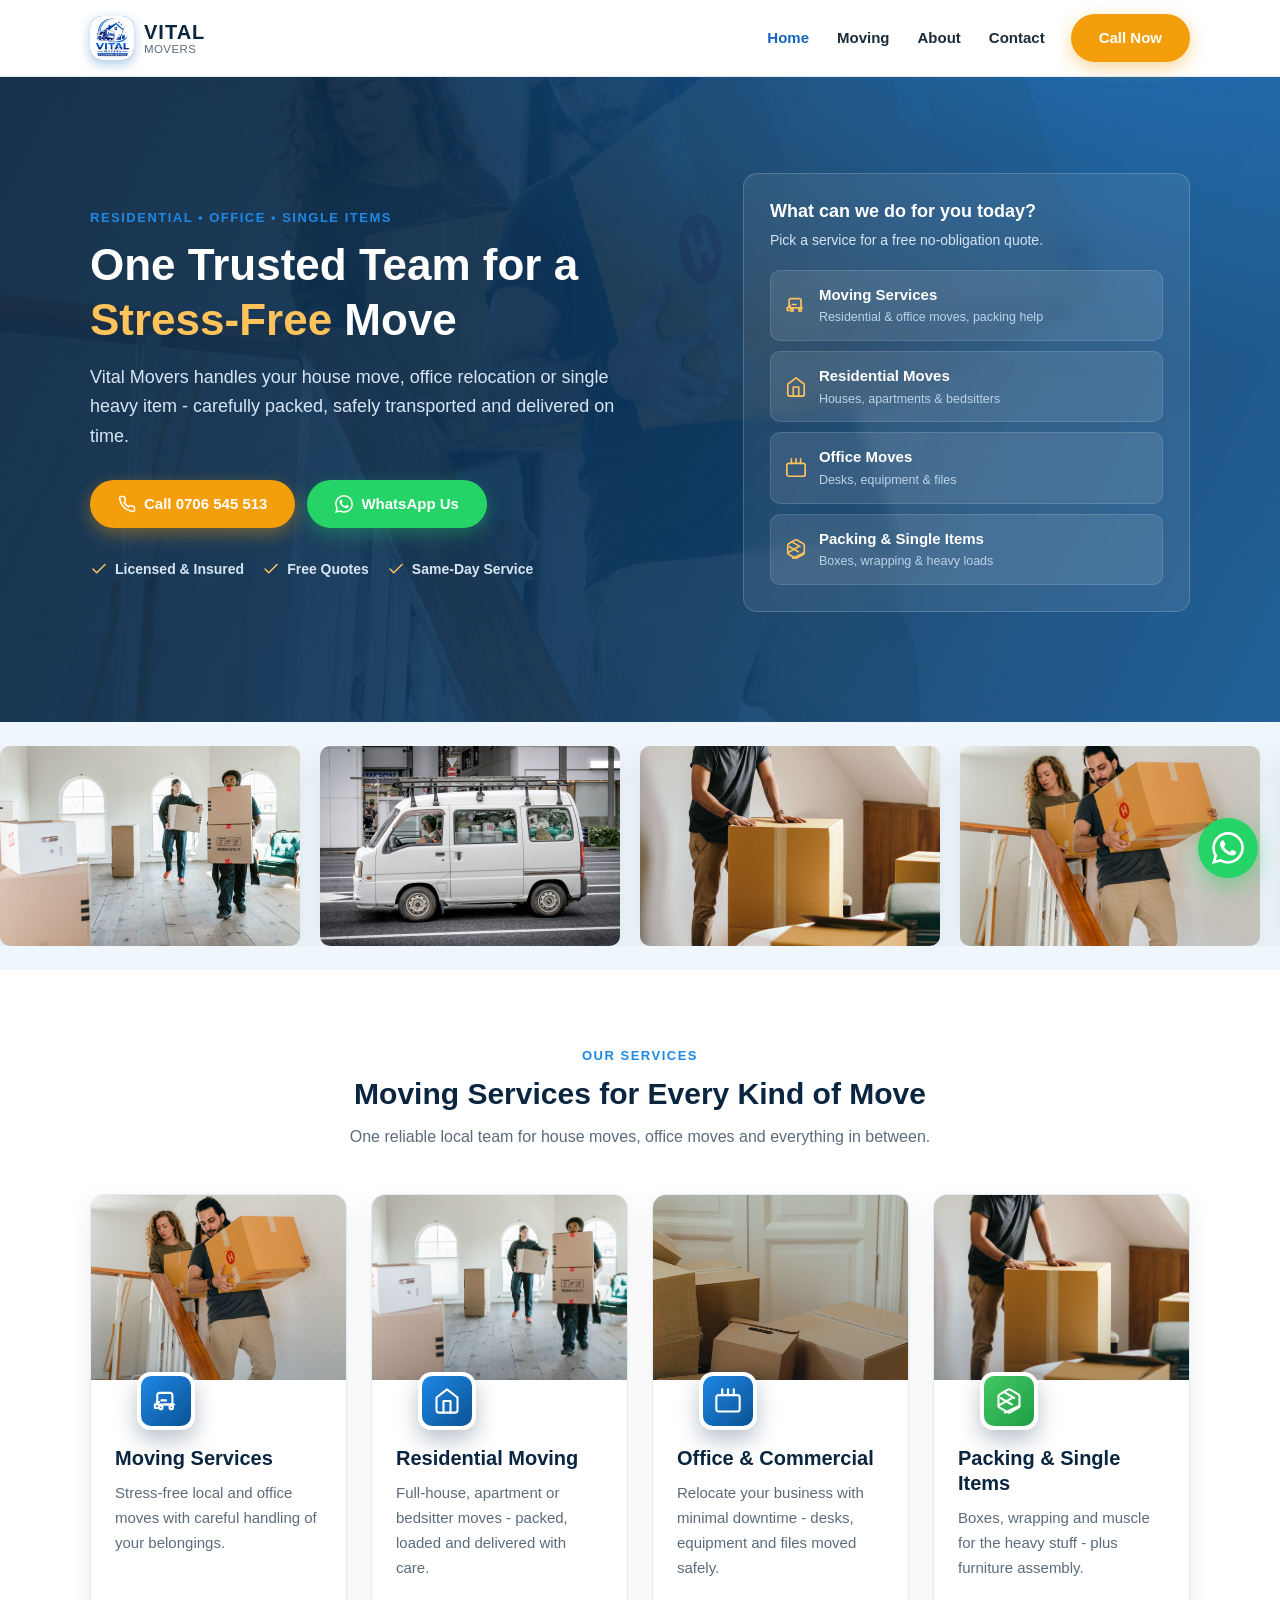
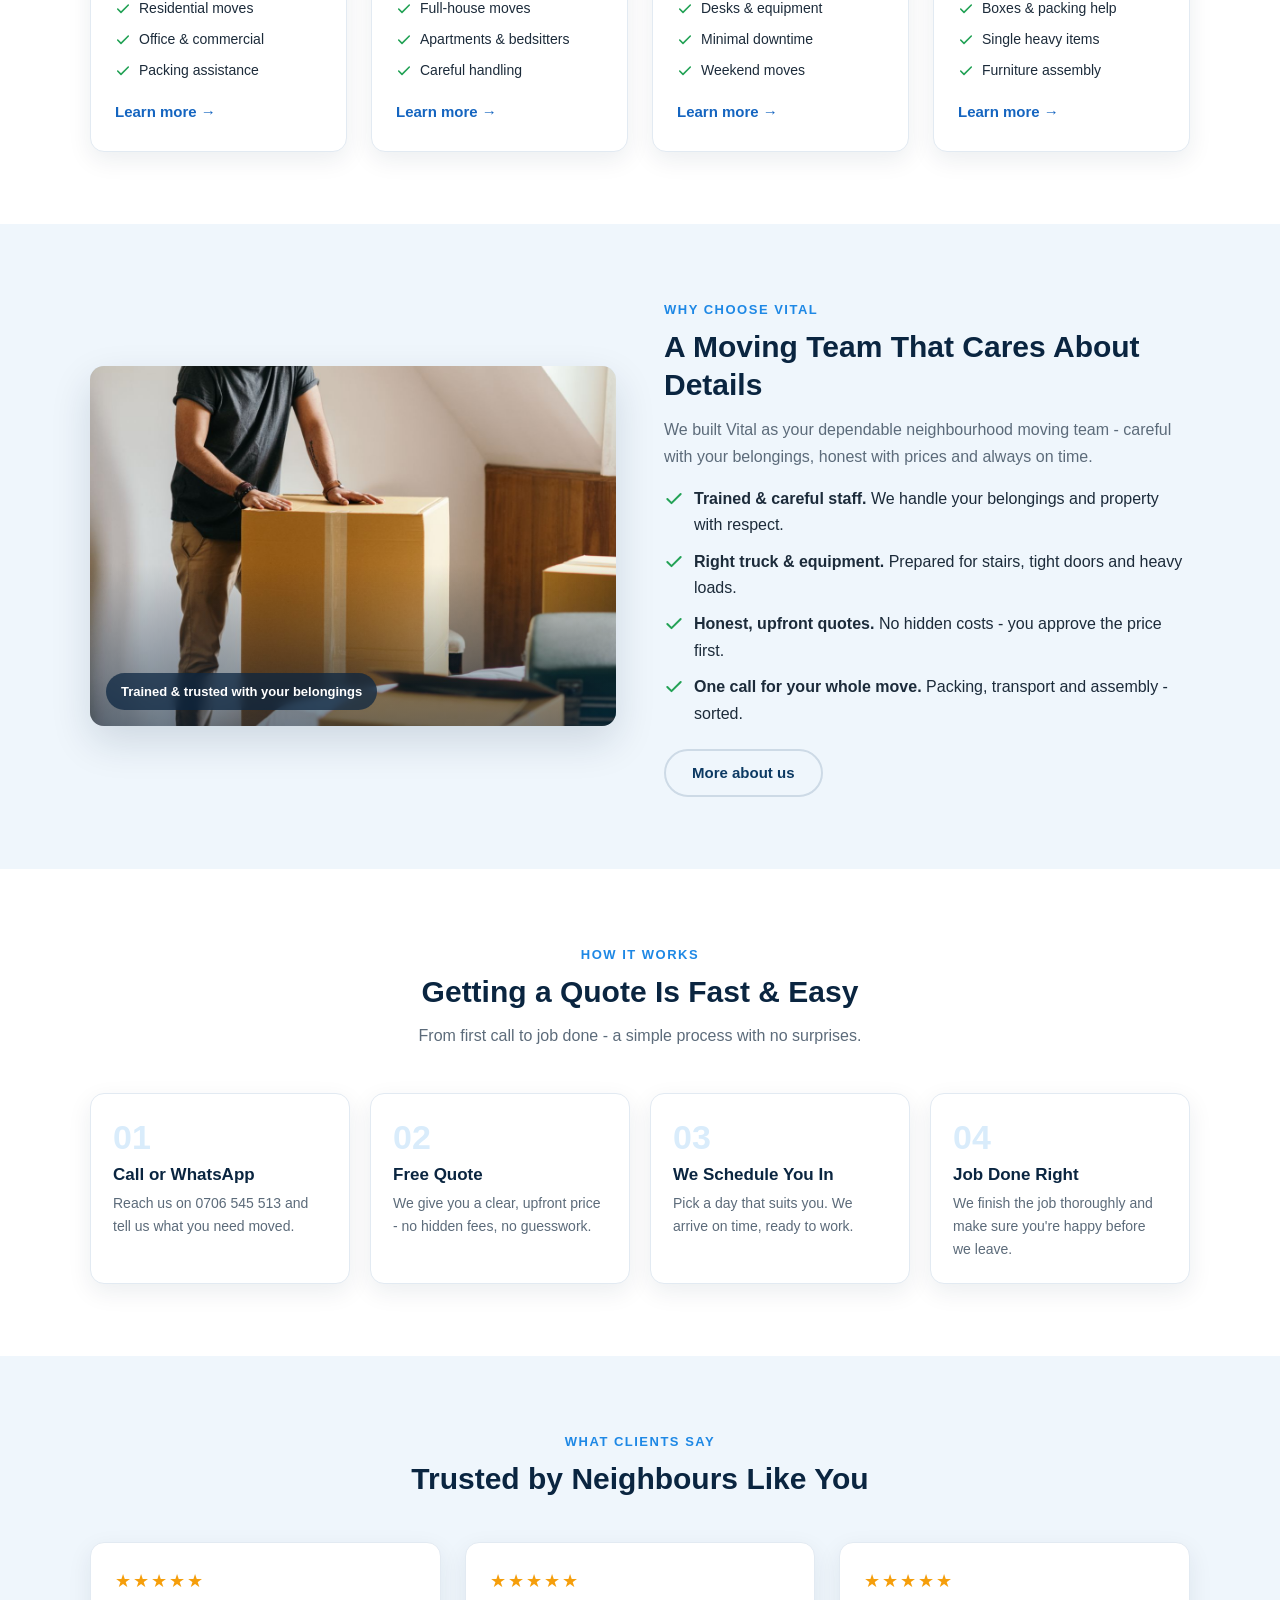
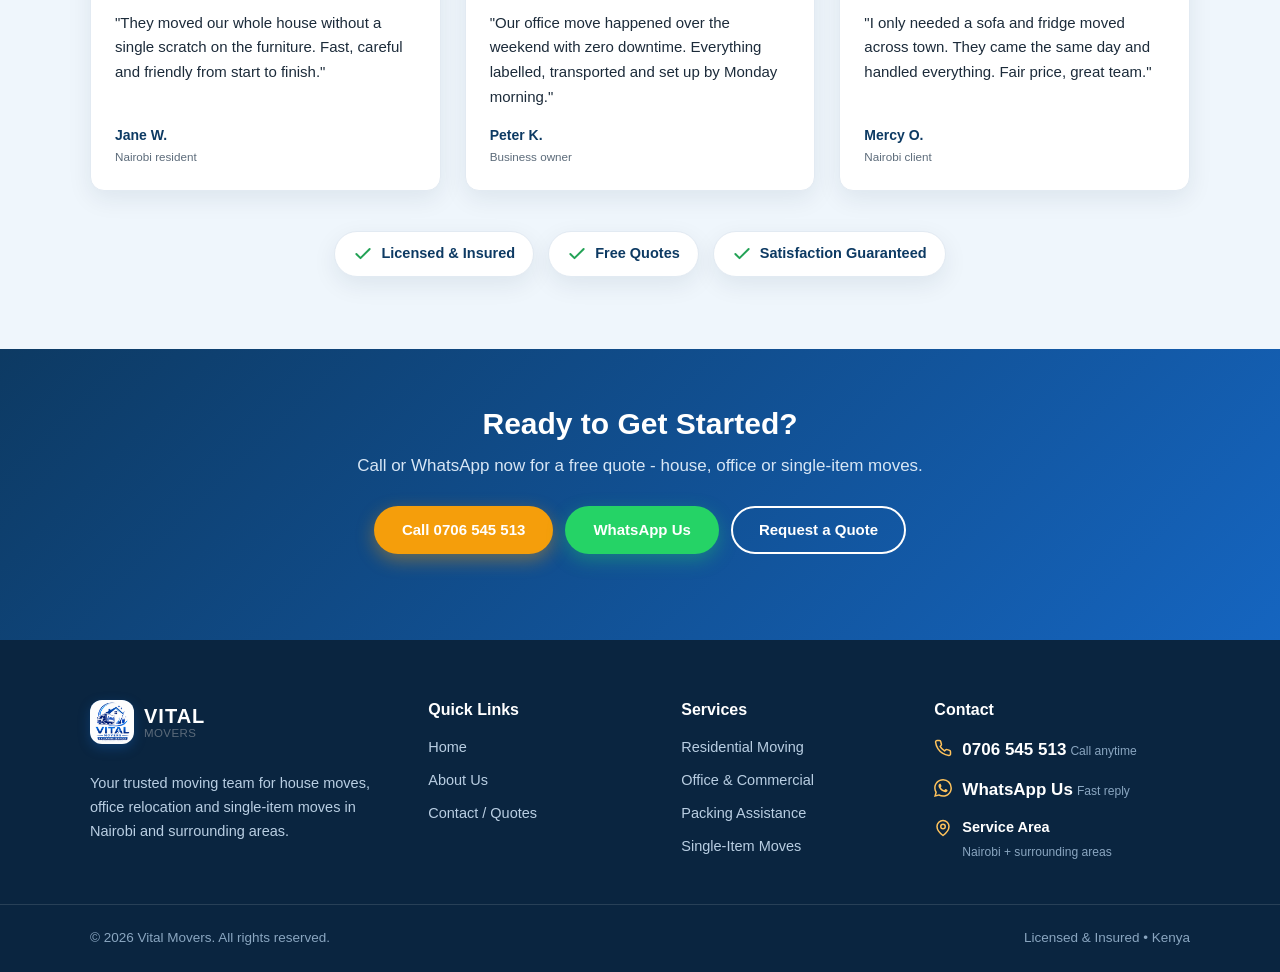
<file: index.html>
<!DOCTYPE html>
<html lang="en">
<head>
  <meta charset="UTF-8" />
  <meta name="viewport" content="width=device-width, initial-scale=1.0" />
  <title>Vital Movers | House &amp; Office Moving in Nairobi</title>
  <meta name="description" content="Vital Movers - professional house moving, office relocation, packing help and single-item moves in Nairobi and surrounding areas. Call 0706 545 513." />
  <link rel="stylesheet" href="css/style.css" />
</head>
<body>

  <!-- ================= HEADER ================= -->
  <header class="site-header" id="site-header">
    <div class="container header-inner">
      <a href="index.html" class="brand" aria-label="Vital Movers - Home">
        <span class="brand-mark">
          <img src="img/logo.png" alt="Vital Movers logo" />
        </span>
        <span class="brand-text">
          <strong>VITAL</strong>
          <span>Movers</span>
        </span>
      </a>
      <nav class="main-nav" id="main-nav" aria-label="Main navigation">
        <a href="index.html" class="active">Home</a>
        <a href="moving.html">Moving</a>
        <a href="about.html">About</a>
        <a href="contact.html">Contact</a>
        <a href="tel:+254706545513" class="btn btn-gold nav-call">Call Now</a>
      </nav>
      <button class="nav-toggle" id="nav-toggle" aria-label="Toggle menu" aria-expanded="false">
        <span></span><span></span><span></span>
      </button>
    </div>
  </header>

  <!-- ================= HERO ================= -->
  <section class="hero">
    <div class="container hero-grid">
      <div>
        <span class="eyebrow">Residential • Office • Single Items</span>
        <h1>One Trusted Team for a <span class="hl">Stress-Free</span> Move</h1>
        <p class="lead">
          Vital Movers handles your house move, office relocation or single heavy
          item - carefully packed, safely transported and delivered on time.
        </p>
        <div class="hero-cta">
          <a href="tel:+254706545513" class="btn btn-gold">
            <svg viewBox="0 0 24 24" fill="none" stroke="currentColor" stroke-width="2" stroke-linecap="round" stroke-linejoin="round"><path d="M22 16.92v3a2 2 0 0 1-2.18 2 19.79 19.79 0 0 1-8.63-3.07 19.5 19.5 0 0 1-6-6 19.79 19.79 0 0 1-3.07-8.67A2 2 0 0 1 4.11 2h3a2 2 0 0 1 2 1.72c.13.96.36 1.9.7 2.81a2 2 0 0 1-.45 2.11L8.09 9.91a16 16 0 0 0 6 6l1.27-1.27a2 2 0 0 1 2.11-.45c.91.34 1.85.57 2.81.7A2 2 0 0 1 22 16.92z"/></svg>
            Call 0706 545 513
          </a>
          <a href="https://wa.me/254706545513" target="_blank" rel="noopener" class="btn btn-wa">
            <svg viewBox="0 0 24 24" fill="currentColor"><path d="M17.472 14.382c-.297-.149-1.758-.867-2.03-.967-.273-.099-.471-.148-.67.15-.197.297-.767.966-.94 1.164-.173.199-.347.223-.644.075-.297-.15-1.255-.463-2.39-1.475-.883-.788-1.48-1.761-1.653-2.059-.173-.297-.018-.458.13-.606.134-.133.298-.347.446-.52.149-.174.198-.298.298-.497.099-.198.05-.371-.025-.52-.075-.149-.669-1.612-.916-2.207-.242-.579-.487-.5-.669-.51-.173-.008-.371-.01-.57-.01-.198 0-.52.074-.792.372-.272.297-1.04 1.016-1.04 2.479 0 1.462 1.065 2.875 1.213 3.074.149.198 2.096 3.2 5.077 4.487.709.306 1.262.489 1.694.625.712.227 1.36.195 1.871.118.571-.085 1.758-.719 2.006-1.413.248-.694.248-1.289.173-1.413-.074-.124-.272-.198-.57-.347m-5.421 7.403h-.004a9.87 9.87 0 0 1-5.031-1.378l-.361-.214-3.741.982.998-3.648-.235-.374a9.86 9.86 0 0 1-1.51-5.26c.001-5.45 4.436-9.884 9.888-9.884 2.64 0 5.122 1.03 6.988 2.898a9.825 9.825 0 0 1 2.893 6.994c-.003 5.45-4.437 9.884-9.885 9.884m8.413-18.297A11.815 11.815 0 0 0 12.05 0C5.495 0 .16 5.335.157 11.892c0 2.096.547 4.142 1.588 5.945L.057 24l6.305-1.654a11.882 11.882 0 0 0 5.683 1.448h.005c6.554 0 11.89-5.335 11.893-11.893a11.821 11.821 0 0 0-3.48-8.413Z"/></svg>
            WhatsApp Us
          </a>
        </div>
        <ul class="hero-badges">
          <li><svg viewBox="0 0 24 24" fill="none" stroke="currentColor" stroke-width="2" stroke-linecap="round" stroke-linejoin="round"><path d="M20 6 9 17l-5-5"/></svg> Licensed &amp; Insured</li>
          <li><svg viewBox="0 0 24 24" fill="none" stroke="currentColor" stroke-width="2" stroke-linecap="round" stroke-linejoin="round"><path d="M20 6 9 17l-5-5"/></svg> Free Quotes</li>
          <li><svg viewBox="0 0 24 24" fill="none" stroke="currentColor" stroke-width="2" stroke-linecap="round" stroke-linejoin="round"><path d="M20 6 9 17l-5-5"/></svg> Same-Day Service</li>
        </ul>
      </div>
      <aside class="hero-panel">
        <h3>What can we do for you today?</h3>
        <p>Pick a service for a free no-obligation quote.</p>
        <div class="service-strip">
          <a href="moving.html">
            <svg viewBox="0 0 24 24" fill="none" stroke="currentColor" stroke-width="1.8" stroke-linecap="round" stroke-linejoin="round"><path d="M2.5 15h13a2 2 0 0 0 2-2V7a2 2 0 0 0-2-2H6.5a2 2 0 0 0-2 2v8"/><path d="M2.5 15v3h2"/><path d="M4 13h2"/><path d="M11 15h8"/><circle cx="7.5" cy="17.5" r="1.5"/><circle cx="16.5" cy="17.5" r="1.5"/><path d="M8 11.5h4"/></svg>
            <span>Moving Services<small>Residential &amp; office moves, packing help</small></span>
          </a>
          <a href="moving.html">
            <svg viewBox="0 0 24 24" fill="none" stroke="currentColor" stroke-width="1.8" stroke-linecap="round" stroke-linejoin="round"><path d="m3 9 9-7 9 7v11a2 2 0 0 1-2 2H5a2 2 0 0 1-2-2z"/><path d="M9 22V12h6v10"/></svg>
            <span>Residential Moves<small>Houses, apartments &amp; bedsitters</small></span>
          </a>
          <a href="moving.html">
            <svg viewBox="0 0 24 24" fill="none" stroke="currentColor" stroke-width="1.8" stroke-linecap="round" stroke-linejoin="round"><rect x="2" y="7" width="20" height="14" rx="2"/><path d="M17 2v5"/><path d="M12 2v5"/><path d="M7 2v5"/></svg>
            <span>Office Moves<small>Desks, equipment &amp; files</small></span>
          </a>
          <a href="moving.html">
            <svg viewBox="0 0 24 24" fill="none" stroke="currentColor" stroke-width="1.8" stroke-linecap="round" stroke-linejoin="round"><path d="M21 8a2 2 0 0 0-1-1.73l-7-4a2 2 0 0 0-2 0l-7 4A2 2 0 0 0 3 8v8a2 2 0 0 0 1 1.73l7 4a2 2 0 0 0 2 0l7-4A2 2 0 0 0 21 16z"/><path d="M16.5 9.4 7.55 4.24"/><path d="M21 16 8.5 22"/><path d="M3 16 14.5 9.5"/><path d="M5 9.5l9.5 5.5"/></svg>
            <span>Packing &amp; Single Items<small>Boxes, wrapping &amp; heavy loads</small></span>
          </a>
        </div>
      </aside>
    </div>
  </section>

  <!-- ================= SCROLLING PHOTO STRIP ================= -->
  <section class="strip-marquee" aria-label="Our work in photos">
    <div class="marquee">
      <div class="marquee-track">
        <div class="marquee-group">
          <img src="img/moving-carry.jpg" alt="Carrying boxes on move day" loading="lazy" />
          <img src="img/moving-truck.jpg" alt="Our moving truck ready for a move" loading="lazy" />
          <img src="img/moving-pack.jpg" alt="Careful packing of household items" loading="lazy" />
          <img src="img/moving.jpg" alt="Vital team carrying moving boxes" loading="lazy" />
          <img src="img/moving-2.jpg" alt="Loading furniture onto a Vital truck" loading="lazy" />
        </div>
        <div class="marquee-group" aria-hidden="true">
          <img src="img/moving-carry.jpg" alt="" loading="lazy" />
          <img src="img/moving-truck.jpg" alt="" loading="lazy" />
          <img src="img/moving-pack.jpg" alt="" loading="lazy" />
          <img src="img/moving.jpg" alt="" loading="lazy" />
          <img src="img/moving-2.jpg" alt="" loading="lazy" />
        </div>
      </div>
    </div>
  </section>

  <!-- ================= SERVICES ================= -->
  <section class="section">
    <div class="container">
      <div class="section-title">
        <span class="eyebrow">Our Services</span>
        <h2>Moving Services for Every Kind of Move</h2>
        <p>One reliable local team for house moves, office moves and everything in between.</p>
      </div>
      <div class="services-grid">
        <article class="card card-img-top">
          <div class="card-media">
            <img src="img/moving.jpg" alt="Vital team carrying moving boxes" loading="lazy" />
          </div>
          <div class="card-body">
            <span class="card-icon">
              <svg viewBox="0 0 24 24" fill="none" stroke="currentColor" stroke-width="1.8" stroke-linecap="round" stroke-linejoin="round"><path d="M2.5 15h13a2 2 0 0 0 2-2V7a2 2 0 0 0-2-2H6.5a2 2 0 0 0-2 2v8"/><path d="M2.5 15v3h2"/><path d="M4 13h2"/><path d="M11 15h8"/><circle cx="7.5" cy="17.5" r="1.5"/><circle cx="16.5" cy="17.5" r="1.5"/><path d="M8 11.5h4"/></svg>
            </span>
            <h3>Moving Services</h3>
            <p>Stress-free local and office moves with careful handling of your belongings.</p>
            <ul class="features">
              <li><svg viewBox="0 0 24 24" fill="none" stroke="currentColor" stroke-width="2.4" stroke-linecap="round" stroke-linejoin="round"><path d="M20 6 9 17l-5-5"/></svg> Residential moves</li>
              <li><svg viewBox="0 0 24 24" fill="none" stroke="currentColor" stroke-width="2.4" stroke-linecap="round" stroke-linejoin="round"><path d="M20 6 9 17l-5-5"/></svg> Office &amp; commercial</li>
              <li><svg viewBox="0 0 24 24" fill="none" stroke="currentColor" stroke-width="2.4" stroke-linecap="round" stroke-linejoin="round"><path d="M20 6 9 17l-5-5"/></svg> Packing assistance</li>
            </ul>
            <a class="card-link" href="moving.html">Learn more →</a>
          </div>
        </article>

        <article class="card card-img-top">
          <div class="card-media">
            <img src="img/moving-carry.jpg" alt="Vital movers carrying boxes into a new home" loading="lazy" />
          </div>
          <div class="card-body">
            <span class="card-icon">
              <svg viewBox="0 0 24 24" fill="none" stroke="currentColor" stroke-width="1.8" stroke-linecap="round" stroke-linejoin="round"><path d="m3 9 9-7 9 7v11a2 2 0 0 1-2 2H5a2 2 0 0 1-2-2z"/><path d="M9 22V12h6v10"/></svg>
            </span>
            <h3>Residential Moving</h3>
            <p>Full-house, apartment or bedsitter moves - packed, loaded and delivered with care.</p>
            <ul class="features">
              <li><svg viewBox="0 0 24 24" fill="none" stroke="currentColor" stroke-width="2.4" stroke-linecap="round" stroke-linejoin="round"><path d="M20 6 9 17l-5-5"/></svg> Full-house moves</li>
              <li><svg viewBox="0 0 24 24" fill="none" stroke="currentColor" stroke-width="2.4" stroke-linecap="round" stroke-linejoin="round"><path d="M20 6 9 17l-5-5"/></svg> Apartments &amp; bedsitters</li>
              <li><svg viewBox="0 0 24 24" fill="none" stroke="currentColor" stroke-width="2.4" stroke-linecap="round" stroke-linejoin="round"><path d="M20 6 9 17l-5-5"/></svg> Careful handling</li>
            </ul>
            <a class="card-link" href="moving.html">Learn more →</a>
          </div>
        </article>

        <article class="card card-img-top">
          <div class="card-media">
            <img src="img/moving-2.jpg" alt="Vital team loading office furniture onto a truck" loading="lazy" />
          </div>
          <div class="card-body">
            <span class="card-icon">
              <svg viewBox="0 0 24 24" fill="none" stroke="currentColor" stroke-width="1.8" stroke-linecap="round" stroke-linejoin="round"><rect x="2" y="7" width="20" height="14" rx="2"/><path d="M17 2v5"/><path d="M12 2v5"/><path d="M7 2v5"/></svg>
            </span>
            <h3>Office &amp; Commercial</h3>
            <p>Relocate your business with minimal downtime - desks, equipment and files moved safely.</p>
            <ul class="features">
              <li><svg viewBox="0 0 24 24" fill="none" stroke="currentColor" stroke-width="2.4" stroke-linecap="round" stroke-linejoin="round"><path d="M20 6 9 17l-5-5"/></svg> Desks &amp; equipment</li>
              <li><svg viewBox="0 0 24 24" fill="none" stroke="currentColor" stroke-width="2.4" stroke-linecap="round" stroke-linejoin="round"><path d="M20 6 9 17l-5-5"/></svg> Minimal downtime</li>
              <li><svg viewBox="0 0 24 24" fill="none" stroke="currentColor" stroke-width="2.4" stroke-linecap="round" stroke-linejoin="round"><path d="M20 6 9 17l-5-5"/></svg> Weekend moves</li>
            </ul>
            <a class="card-link" href="moving.html">Learn more →</a>
          </div>
        </article>

        <article class="card card-img-top">
          <div class="card-media">
            <img src="img/moving-pack.jpg" alt="Packing household items safely in boxes" loading="lazy" />
          </div>
          <div class="card-body">
            <span class="card-icon green">
              <svg viewBox="0 0 24 24" fill="none" stroke="currentColor" stroke-width="1.8" stroke-linecap="round" stroke-linejoin="round"><path d="M21 8a2 2 0 0 0-1-1.73l-7-4a2 2 0 0 0-2 0l-7 4A2 2 0 0 0 3 8v8a2 2 0 0 0 1 1.73l7 4a2 2 0 0 0 2 0l7-4A2 2 0 0 0 21 16z"/><path d="M16.5 9.4 7.55 4.24"/><path d="M21 16 8.5 22"/><path d="M3 16 14.5 9.5"/><path d="M5 9.5l9.5 5.5"/></svg>
            </span>
            <h3>Packing &amp; Single Items</h3>
            <p>Boxes, wrapping and muscle for the heavy stuff - plus furniture assembly.</p>
            <ul class="features">
              <li><svg viewBox="0 0 24 24" fill="none" stroke="currentColor" stroke-width="2.4" stroke-linecap="round" stroke-linejoin="round"><path d="M20 6 9 17l-5-5"/></svg> Boxes &amp; packing help</li>
              <li><svg viewBox="0 0 24 24" fill="none" stroke="currentColor" stroke-width="2.4" stroke-linecap="round" stroke-linejoin="round"><path d="M20 6 9 17l-5-5"/></svg> Single heavy items</li>
              <li><svg viewBox="0 0 24 24" fill="none" stroke="currentColor" stroke-width="2.4" stroke-linecap="round" stroke-linejoin="round"><path d="M20 6 9 17l-5-5"/></svg> Furniture assembly</li>
            </ul>
            <a class="card-link" href="moving.html">Learn more →</a>
          </div>
        </article>
      </div>
    </div>
  </section>

  <!-- ================= WHY US ================= -->
  <section class="section alt">
    <div class="container split">
      <figure class="split-media">
        <img src="img/moving-pack.jpg" alt="A Vital mover carefully packing boxes for a move" loading="lazy" />
        <figcaption>Trained &amp; trusted with your belongings</figcaption>
      </figure>
      <div>
        <span class="eyebrow">Why Choose Vital</span>
        <h2>A Moving Team That Cares About Details</h2>
        <p>We built Vital as your dependable neighbourhood moving team - careful with your belongings, honest with prices and always on time.</p>
        <ul class="checklist">
          <li><svg viewBox="0 0 24 24" fill="none" stroke="currentColor" stroke-width="2.4" stroke-linecap="round" stroke-linejoin="round"><path d="M20 6 9 17l-5-5"/></svg><span><strong>Trained &amp; careful staff.</strong> We handle your belongings and property with respect.</span></li>
          <li><svg viewBox="0 0 24 24" fill="none" stroke="currentColor" stroke-width="2.4" stroke-linecap="round" stroke-linejoin="round"><path d="M20 6 9 17l-5-5"/></svg><span><strong>Right truck &amp; equipment.</strong> Prepared for stairs, tight doors and heavy loads.</span></li>
          <li><svg viewBox="0 0 24 24" fill="none" stroke="currentColor" stroke-width="2.4" stroke-linecap="round" stroke-linejoin="round"><path d="M20 6 9 17l-5-5"/></svg><span><strong>Honest, upfront quotes.</strong> No hidden costs - you approve the price first.</span></li>
          <li><svg viewBox="0 0 24 24" fill="none" stroke="currentColor" stroke-width="2.4" stroke-linecap="round" stroke-linejoin="round"><path d="M20 6 9 17l-5-5"/></svg><span><strong>One call for your whole move.</strong> Packing, transport and assembly - sorted.</span></li>
        </ul>
        <a href="about.html" class="btn btn-outline">More about us</a>
      </div>
    </div>
  </section>

  <!-- ================= HOW IT WORKS ================= -->
  <section class="section">
    <div class="container">
      <div class="section-title">
        <span class="eyebrow">How It Works</span>
        <h2>Getting a Quote Is Fast &amp; Easy</h2>
        <p>From first call to job done - a simple process with no surprises.</p>
      </div>
      <div class="steps">
        <div class="step">
          <div class="step-num">01</div>
          <h3>Call or WhatsApp</h3>
          <p>Reach us on 0706 545 513 and tell us what you need moved.</p>
        </div>
        <div class="step">
          <div class="step-num">02</div>
          <h3>Free Quote</h3>
          <p>We give you a clear, upfront price - no hidden fees, no guesswork.</p>
        </div>
        <div class="step">
          <div class="step-num">03</div>
          <h3>We Schedule You In</h3>
          <p>Pick a day that suits you. We arrive on time, ready to work.</p>
        </div>
        <div class="step">
          <div class="step-num">04</div>
          <h3>Job Done Right</h3>
          <p>We finish the job thoroughly and make sure you're happy before we leave.</p>
        </div>
      </div>
    </div>
  </section>

  <!-- ================= TESTIMONIALS ================= -->
  <section class="section alt">
    <div class="container">
      <div class="section-title">
        <span class="eyebrow">What Clients Say</span>
        <h2>Trusted by Neighbours Like You</h2>
      </div>
      <div class="quotes">
        <figure class="quote">
          <div class="stars">★★★★★</div>
          <blockquote>"They moved our whole house without a single scratch on the furniture. Fast, careful and friendly from start to finish."</blockquote>
          <footer>Jane W.<small>Nairobi resident</small></footer>
        </figure>
        <figure class="quote">
          <div class="stars">★★★★★</div>
          <blockquote>"Our office move happened over the weekend with zero downtime. Everything labelled, transported and set up by Monday morning."</blockquote>
          <footer>Peter K.<small>Business owner</small></footer>
        </figure>
        <figure class="quote">
          <div class="stars">★★★★★</div>
          <blockquote>"I only needed a sofa and fridge moved across town. They came the same day and handled everything. Fair price, great team."</blockquote>
          <footer>Mercy O.<small>Nairobi client</small></footer>
        </figure>
      </div>
      <ul class="trust">
        <li><svg viewBox="0 0 24 24" fill="none" stroke="currentColor" stroke-width="2.4" stroke-linecap="round" stroke-linejoin="round"><path d="M20 6 9 17l-5-5"/></svg> Licensed &amp; Insured</li>
        <li><svg viewBox="0 0 24 24" fill="none" stroke="currentColor" stroke-width="2.4" stroke-linecap="round" stroke-linejoin="round"><path d="M20 6 9 17l-5-5"/></svg> Free Quotes</li>
        <li><svg viewBox="0 0 24 24" fill="none" stroke="currentColor" stroke-width="2.4" stroke-linecap="round" stroke-linejoin="round"><path d="M20 6 9 17l-5-5"/></svg> Satisfaction Guaranteed</li>
      </ul>
    </div>
  </section>

  <!-- ================= CTA ================= -->
  <section class="cta-band">
    <div class="container">
      <h2>Ready to Get Started?</h2>
      <p>Call or WhatsApp now for a free quote - house, office or single-item moves.</p>
      <div class="hero-cta" style="justify-content:center;">
        <a href="tel:+254706545513" class="btn btn-gold">Call 0706 545 513</a>
        <a href="https://wa.me/254706545513" target="_blank" rel="noopener" class="btn btn-wa">WhatsApp Us</a>
        <a href="contact.html" class="btn btn-outline" style="border-color:#ffffff;color:#fff;">Request a Quote</a>
      </div>
    </div>
  </section>

  <!-- ================= FOOTER ================= -->
  <footer class="site-footer">
    <div class="container">
      <div class="footer-grid">
        <div>
          <a href="index.html" class="brand" style="margin-bottom:14px;">
            <span class="brand-mark">
              <img src="img/logo.png" alt="Vital Movers logo" />
            </span>
            <span class="brand-text">
              <strong>VITAL</strong>
              <span>Movers</span>
            </span>
          </a>
          <p style="margin-top:14px;font-size:14.5px;">
            Your trusted moving team for house moves, office relocation and single-item moves in
            Nairobi and surrounding areas.
          </p>
        </div>
        <div>
          <h4>Quick Links</h4>
          <ul class="footer-links">
            <li><a href="index.html">Home</a></li>
            <li><a href="about.html">About Us</a></li>
            <li><a href="contact.html">Contact / Quotes</a></li>
          </ul>
        </div>
        <div>
          <h4>Services</h4>
          <ul class="footer-links">
            <li><a href="moving.html">Residential Moving</a></li>
            <li><a href="moving.html">Office &amp; Commercial</a></li>
            <li><a href="moving.html">Packing Assistance</a></li>
            <li><a href="moving.html">Single-Item Moves</a></li>
          </ul>
        </div>
        <div>
          <h4>Contact</h4>
          <ul class="footer-contact">
            <li>
              <svg viewBox="0 0 24 24" fill="none" stroke="currentColor" stroke-width="2" stroke-linecap="round" stroke-linejoin="round"><path d="M22 16.92v3a2 2 0 0 1-2.18 2 19.79 19.79 0 0 1-8.63-3.07 19.5 19.5 0 0 1-6-6 19.79 19.79 0 0 1-3.07-8.67A2 2 0 0 1 4.11 2h3a2 2 0 0 1 2 1.72c.13.96.36 1.9.7 2.81a2 2 0 0 1-.45 2.11L8.09 9.91a16 16 0 0 0 6 6l1.27-1.27a2 2 0 0 1 2.11-.45c.91.34 1.85.57 2.81.7A2 2 0 0 1 22 16.92z"/></svg>
              <span>
                <a class="call-link" href="tel:+254706545513">0706 545 513</a>
                <small style="color:#8aa6c0;">Call anytime</small>
              </span>
            </li>
            <li>
              <svg viewBox="0 0 24 24" fill="currentColor"><path d="M17.472 14.382c-.297-.149-1.758-.867-2.03-.967-.273-.099-.471-.148-.67.15-.197.297-.767.966-.94 1.164-.173.199-.347.223-.644.075-.297-.15-1.255-.463-2.39-1.475-.883-.788-1.48-1.761-1.653-2.059-.173-.297-.018-.458.13-.606.134-.133.298-.347.446-.52.149-.174.198-.298.298-.497.099-.198.05-.371-.025-.52-.075-.149-.669-1.612-.916-2.207-.242-.579-.487-.5-.669-.51-.173-.008-.371-.01-.57-.01-.198 0-.52.074-.792.372-.272.297-1.04 1.016-1.04 2.479 0 1.462 1.065 2.875 1.213 3.074.149.198 2.096 3.2 5.077 4.487.709.306 1.262.489 1.694.625.712.227 1.36.195 1.871.118.571-.085 1.758-.719 2.006-1.413.248-.694.248-1.289.173-1.413-.074-.124-.272-.198-.57-.347m-5.421 7.403h-.004a9.87 9.87 0 0 1-5.031-1.378l-.361-.214-3.741.982.998-3.648-.235-.374a9.86 9.86 0 0 1-1.51-5.26c.001-5.45 4.436-9.884 9.888-9.884 2.64 0 5.122 1.03 6.988 2.898a9.825 9.825 0 0 1 2.893 6.994c-.003 5.45-4.437 9.884-9.885 9.884m8.413-18.297A11.815 11.815 0 0 0 12.05 0C5.495 0 .16 5.335.157 11.892c0 2.096.547 4.142 1.588 5.945L.057 24l6.305-1.654a11.882 11.882 0 0 0 5.683 1.448h.005c6.554 0 11.89-5.335 11.893-11.893a11.821 11.821 0 0 0-3.48-8.413Z"/></svg>
              <span>
                <a class="call-link" href="https://wa.me/254706545513" target="_blank" rel="noopener">WhatsApp Us</a>
                <small style="color:#8aa6c0;">Fast reply</small>
              </span>
            </li>
            <li>
              <svg viewBox="0 0 24 24" fill="none" stroke="currentColor" stroke-width="2" stroke-linecap="round" stroke-linejoin="round"><path d="M20 10c0 6-8 12-8 12s-8-6-8-12a8 8 0 0 1 16 0z"/><circle cx="12" cy="10" r="3"/></svg>
              <span>
                <strong style="color:#fff;display:block;">Service Area</strong>
                <small style="color:#8aa6c0;">Nairobi + surrounding areas</small>
              </span>
            </li>
          </ul>
        </div>
      </div>
    </div>
    <div class="footer-bottom">
      <div class="container">
        <span>© <span id="year"></span> Vital Movers. All rights reserved.</span>
        <span>Licensed &amp; Insured • Kenya</span>
      </div>
    </div>
  </footer>

  <!-- WhatsApp floating button -->
  <a href="https://wa.me/254706545513" class="whatsapp-float" target="_blank" rel="noopener" aria-label="Chat with us on WhatsApp">
    <svg viewBox="0 0 24 24" fill="currentColor"><path d="M17.472 14.382c-.297-.149-1.758-.867-2.03-.967-.273-.099-.471-.148-.67.15-.197.297-.767.966-.94 1.164-.173.199-.347.223-.644.075-.297-.15-1.255-.463-2.39-1.475-.883-.788-1.48-1.761-1.653-2.059-.173-.297-.018-.458.13-.606.134-.133.298-.347.446-.52.149-.174.198-.298.298-.497.099-.198.05-.371-.025-.52-.075-.149-.669-1.612-.916-2.207-.242-.579-.487-.5-.669-.51-.173-.008-.371-.01-.57-.01-.198 0-.52.074-.792.372-.272.297-1.04 1.016-1.04 2.479 0 1.462 1.065 2.875 1.213 3.074.149.198 2.096 3.2 5.077 4.487.709.306 1.262.489 1.694.625.712.227 1.36.195 1.871.118.571-.085 1.758-.719 2.006-1.413.248-.694.248-1.289.173-1.413-.074-.124-.272-.198-.57-.347m-5.421 7.403h-.004a9.87 9.87 0 0 1-5.031-1.378l-.361-.214-3.741.982.998-3.648-.235-.374a9.86 9.86 0 0 1-1.51-5.26c.001-5.45 4.436-9.884 9.888-9.884 2.64 0 5.122 1.03 6.988 2.898a9.825 9.825 0 0 1 2.893 6.994c-.003 5.45-4.437 9.884-9.885 9.884m8.413-18.297A11.815 11.815 0 0 0 12.05 0C5.495 0 .16 5.335.157 11.892c0 2.096.547 4.142 1.588 5.945L.057 24l6.305-1.654a11.882 11.882 0 0 0 5.683 1.448h.005c6.554 0 11.89-5.335 11.893-11.893a11.821 11.821 0 0 0-3.48-8.413Z"/></svg>
  </a>

  <script src="js/main.js"></script>
  <script>document.getElementById("year").textContent = new Date().getFullYear();</script>
</body>
</html>
</file>
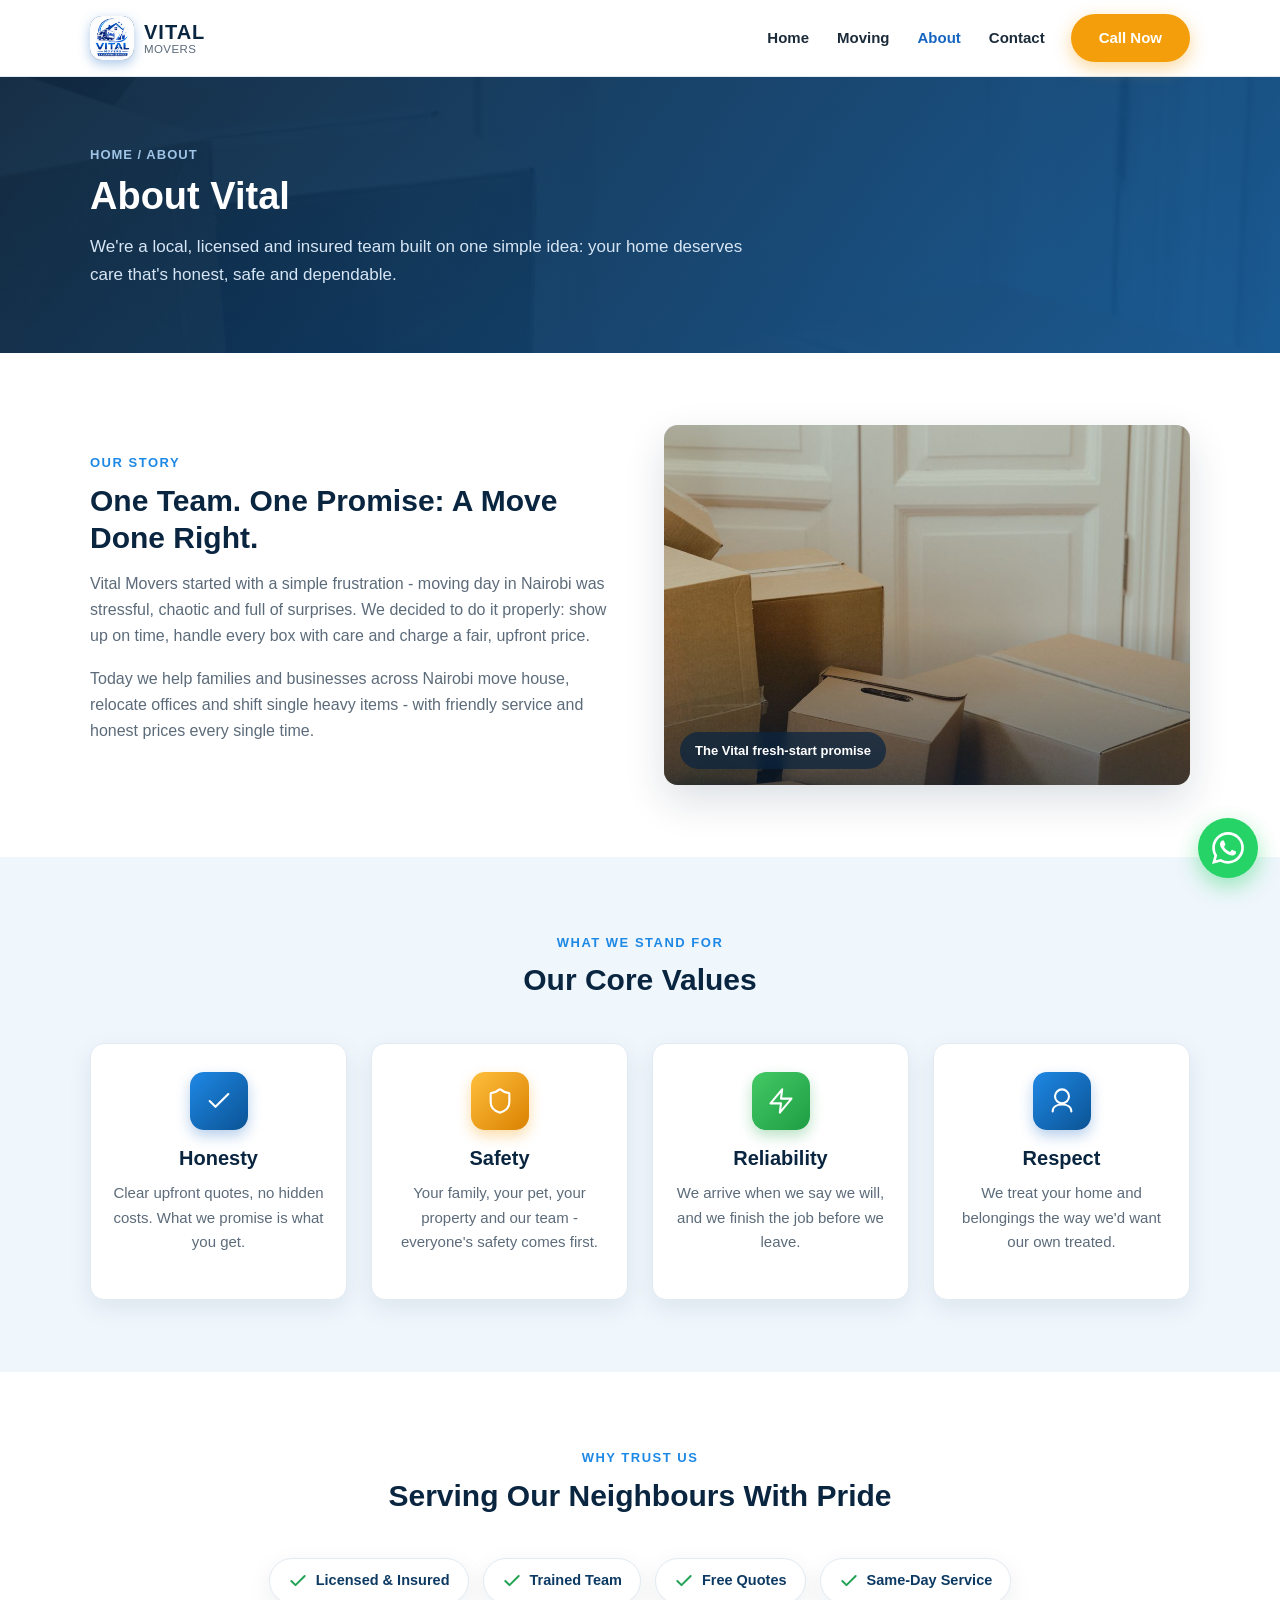
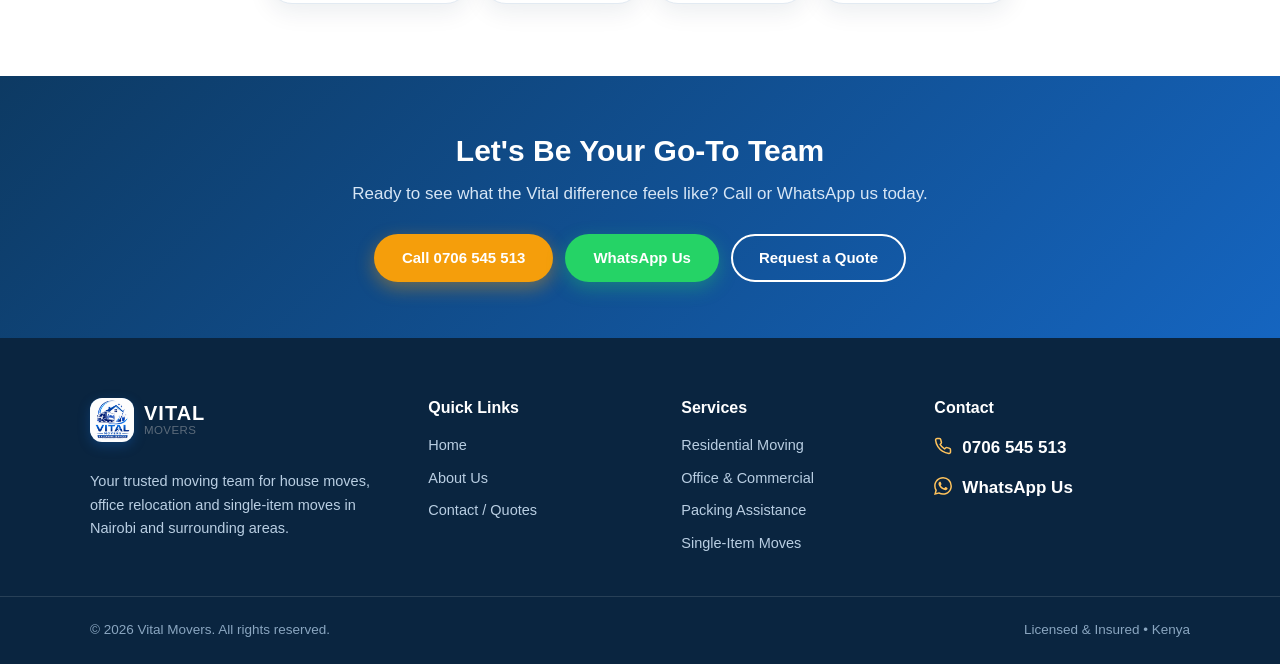
<file: about.html>
<!DOCTYPE html>
<html lang="en">
<head>
  <meta charset="UTF-8" />
  <meta name="viewport" content="width=device-width, initial-scale=1.0" />
  <title>About Us | Vital Movers</title>
  <meta name="description" content="Meet Vital Movers - a licensed and insured local moving team for house moves, office relocation and single-item moves in Nairobi and surrounding areas. Call 0706 545 513." />
  <link rel="stylesheet" href="css/style.css" />
</head>
<body>

  <!-- ================= HEADER ================= -->
  <header class="site-header" id="site-header">
    <div class="container header-inner">
      <a href="index.html" class="brand" aria-label="Vital Movers - Home">
        <span class="brand-mark">
          <img src="img/logo.png" alt="Vital Movers logo" />
        </span>
        <span class="brand-text">
          <strong>VITAL</strong>
          <span>Movers</span>
        </span>
      </a>
      <nav class="main-nav" id="main-nav" aria-label="Main navigation">
        <a href="index.html">Home</a>
        <a href="moving.html">Moving</a>
        <a href="about.html" class="active">About</a>
        <a href="contact.html">Contact</a>
        <a href="tel:+254706545513" class="btn btn-gold nav-call">Call Now</a>
      </nav>
      <button class="nav-toggle" id="nav-toggle" aria-label="Toggle menu" aria-expanded="false">
        <span></span><span></span><span></span>
      </button>
    </div>
  </header>

  <!-- ================= PAGE HERO ================= -->
  <section class="page-hero about">
    <div class="container">
      <span class="breadcrumb">Home / About</span>
      <h1>About Vital</h1>
      <p>We're a local, licensed and insured team built on one simple idea: your home deserves care that's honest, safe and dependable.</p>
    </div>
  </section>

  <!-- ================= STORY ================= -->
  <section class="section">
    <div class="container split">
      <div>
        <span class="eyebrow">Our Story</span>
        <h2>One Team. One Promise: A Move Done Right.</h2>
        <p>
          Vital Movers started with a simple frustration - moving day in Nairobi was
          stressful, chaotic and full of surprises. We decided to do it properly: show up
          on time, handle every box with care and charge a fair, upfront price.
        </p>
        <p>
          Today we help families and businesses across Nairobi move house, relocate
          offices and shift single heavy items - with friendly service and honest
          prices every single time.
        </p>
      </div>
      <figure class="split-media">
        <img src="img/moving-2.jpg" alt="Moving boxes stacked in a bright new home - a fresh start" loading="lazy" />
        <figcaption>The Vital fresh-start promise</figcaption>
      </figure>
    </div>
  </section>

  <!-- ================= VALUES ================= -->
  <section class="section alt">
    <div class="container">
      <div class="section-title">
        <span class="eyebrow">What We Stand For</span>
        <h2>Our Core Values</h2>
      </div>
      <div class="services-grid">
        <div class="card value-card">
          <span class="card-icon">
            <svg viewBox="0 0 24 24" fill="none" stroke="currentColor" stroke-width="1.8" stroke-linecap="round" stroke-linejoin="round"><path d="M20 6 9 17l-5-5"/></svg>
          </span>
          <h3>Honesty</h3>
          <p>Clear upfront quotes, no hidden costs. What we promise is what you get.</p>
        </div>
        <div class="card value-card">
          <span class="card-icon gold">
            <svg viewBox="0 0 24 24" fill="none" stroke="currentColor" stroke-width="1.8" stroke-linecap="round" stroke-linejoin="round"><path d="M20 13c0 5-3.5 7.5-7.66 8.95a1 1 0 0 1-.67-.01C7.5 20.5 4 18 4 13V6a1 1 0 0 1 1-1c2 0 4.5-1.2 6.24-2.72a1.17 1.17 0 0 1 1.52 0C14.51 3.81 17 5 19 5a1 1 0 0 1 1 1z"/></svg>
          </span>
          <h3>Safety</h3>
          <p>Your family, your pet, your property and our team - everyone's safety comes first.</p>
        </div>
        <div class="card value-card">
          <span class="card-icon green">
            <svg viewBox="0 0 24 24" fill="none" stroke="currentColor" stroke-width="1.8" stroke-linecap="round" stroke-linejoin="round"><path d="M13 2 3 14h9l-1 8 10-12h-9l1-8z"/></svg>
          </span>
          <h3>Reliability</h3>
          <p>We arrive when we say we will, and we finish the job before we leave.</p>
        </div>
        <div class="card value-card">
          <span class="card-icon">
            <svg viewBox="0 0 24 24" fill="none" stroke="currentColor" stroke-width="1.8" stroke-linecap="round" stroke-linejoin="round"><circle cx="12" cy="8" r="6"/><path d="M4 21c0-4 3.5-6 8-6s8 2 8 6"/></svg>
          </span>
          <h3>Respect</h3>
          <p>We treat your home and belongings the way we'd want our own treated.</p>
        </div>
      </div>
    </div>
  </section>

  <!-- ================= STATS / TRUST ================= -->
  <section class="section">
    <div class="container">
      <div class="section-title">
        <span class="eyebrow">Why Trust Us</span>
        <h2>Serving Our Neighbours With Pride</h2>
      </div>
      <ul class="trust">
        <li><svg viewBox="0 0 24 24" fill="none" stroke="currentColor" stroke-width="2.4" stroke-linecap="round" stroke-linejoin="round"><path d="M20 6 9 17l-5-5"/></svg> Licensed &amp; Insured</li>
        <li><svg viewBox="0 0 24 24" fill="none" stroke="currentColor" stroke-width="2.4" stroke-linecap="round" stroke-linejoin="round"><path d="M20 6 9 17l-5-5"/></svg> Trained Team</li>
        <li><svg viewBox="0 0 24 24" fill="none" stroke="currentColor" stroke-width="2.4" stroke-linecap="round" stroke-linejoin="round"><path d="M20 6 9 17l-5-5"/></svg> Free Quotes</li>
        <li><svg viewBox="0 0 24 24" fill="none" stroke="currentColor" stroke-width="2.4" stroke-linecap="round" stroke-linejoin="round"><path d="M20 6 9 17l-5-5"/></svg> Same-Day Service</li>
      </ul>
    </div>
  </section>

  <!-- ================= CTA ================= -->
  <section class="cta-band">
    <div class="container">
      <h2>Let's Be Your Go-To Team</h2>
      <p>Ready to see what the Vital difference feels like? Call or WhatsApp us today.</p>
      <div style="display:flex;flex-wrap:wrap;gap:12px;justify-content:center;">
        <a href="tel:+254706545513" class="btn btn-gold">Call 0706 545 513</a>
        <a href="https://wa.me/254706545513" target="_blank" rel="noopener" class="btn btn-wa">WhatsApp Us</a>
        <a href="contact.html" class="btn btn-outline" style="border-color:#ffffff;color:#fff;">Request a Quote</a>
      </div>
    </div>
  </section>

  <!-- ================= FOOTER ================= -->
  <footer class="site-footer">
    <div class="container">
      <div class="footer-grid">
        <div>
          <a href="index.html" class="brand" style="margin-bottom:14px;">
            <span class="brand-mark">
              <img src="img/logo.png" alt="Vital Movers logo" />
            </span>
            <span class="brand-text">
              <strong style="color:#fff;">VITAL</strong>
              <span>Movers</span>
            </span>
          </a>
          <p style="margin-top:14px;font-size:14.5px;">Your trusted moving team for house moves, office relocation and single-item moves in Nairobi and surrounding areas.</p>
        </div>
        <div>
          <h4>Quick Links</h4>
          <ul class="footer-links">
            <li><a href="index.html">Home</a></li>
            <li><a href="about.html">About Us</a></li>
            <li><a href="contact.html">Contact / Quotes</a></li>
          </ul>
        </div>
        <div>
          <h4>Services</h4>
          <ul class="footer-links">
            <li><a href="moving.html">Residential Moving</a></li>
            <li><a href="moving.html">Office &amp; Commercial</a></li>
            <li><a href="moving.html">Packing Assistance</a></li>
            <li><a href="moving.html">Single-Item Moves</a></li>
          </ul>
        </div>
        <div>
          <h4>Contact</h4>
          <ul class="footer-contact">
            <li>
              <svg viewBox="0 0 24 24" fill="none" stroke="currentColor" stroke-width="2" stroke-linecap="round" stroke-linejoin="round"><path d="M22 16.92v3a2 2 0 0 1-2.18 2 19.79 19.79 0 0 1-8.63-3.07 19.5 19.5 0 0 1-6-6 19.79 19.79 0 0 1-3.07-8.67A2 2 0 0 1 4.11 2h3a2 2 0 0 1 2 1.72c.13.96.36 1.9.7 2.81a2 2 0 0 1-.45 2.11L8.09 9.91a16 16 0 0 0 6 6l1.27-1.27a2 2 0 0 1 2.11-.45c.91.34 1.85.57 2.81.7A2 2 0 0 1 22 16.92z"/></svg>
              <a class="call-link" href="tel:+254706545513">0706 545 513</a>
            </li>
            <li>
              <svg viewBox="0 0 24 24" fill="currentColor"><path d="M17.472 14.382c-.297-.149-1.758-.867-2.03-.967-.273-.099-.471-.148-.67.15-.197.297-.767.966-.94 1.164-.173.199-.347.223-.644.075-.297-.15-1.255-.463-2.39-1.475-.883-.788-1.48-1.761-1.653-2.059-.173-.297-.018-.458.13-.606.134-.133.298-.347.446-.52.149-.174.198-.298.298-.497.099-.198.05-.371-.025-.52-.075-.149-.669-1.612-.916-2.207-.242-.579-.487-.5-.669-.51-.173-.008-.371-.01-.57-.01-.198 0-.52.074-.792.372-.272.297-1.04 1.016-1.04 2.479 0 1.462 1.065 2.875 1.213 3.074.149.198 2.096 3.2 5.077 4.487.709.306 1.262.489 1.694.625.712.227 1.36.195 1.871.118.571-.085 1.758-.719 2.006-1.413.248-.694.248-1.289.173-1.413-.074-.124-.272-.198-.57-.347m-5.421 7.403h-.004a9.87 9.87 0 0 1-5.031-1.378l-.361-.214-3.741.982.998-3.648-.235-.374a9.86 9.86 0 0 1-1.51-5.26c.001-5.45 4.436-9.884 9.888-9.884 2.64 0 5.122 1.03 6.988 2.898a9.825 9.825 0 0 1 2.893 6.994c-.003 5.45-4.437 9.884-9.885 9.884m8.413-18.297A11.815 11.815 0 0 0 12.05 0C5.495 0 .16 5.335.157 11.892c0 2.096.547 4.142 1.588 5.945L.057 24l6.305-1.654a11.882 11.882 0 0 0 5.683 1.448h.005c6.554 0 11.89-5.335 11.893-11.893a11.821 11.821 0 0 0-3.48-8.413Z"/></svg>
              <a class="call-link" href="https://wa.me/254706545513" target="_blank" rel="noopener">WhatsApp Us</a>
            </li>
          </ul>
        </div>
      </div>
    </div>
    <div class="footer-bottom">
      <div class="container">
        <span>© <span id="year"></span> Vital Movers. All rights reserved.</span>
        <span>Licensed &amp; Insured • Kenya</span>
      </div>
    </div>
  </footer>

  <!-- WhatsApp floating button -->
  <a href="https://wa.me/254706545513" class="whatsapp-float" target="_blank" rel="noopener" aria-label="Chat with us on WhatsApp">
    <svg viewBox="0 0 24 24" fill="currentColor"><path d="M17.472 14.382c-.297-.149-1.758-.867-2.03-.967-.273-.099-.471-.148-.67.15-.197.297-.767.966-.94 1.164-.173.199-.347.223-.644.075-.297-.15-1.255-.463-2.39-1.475-.883-.788-1.48-1.761-1.653-2.059-.173-.297-.018-.458.13-.606.134-.133.298-.347.446-.52.149-.174.198-.298.298-.497.099-.198.05-.371-.025-.52-.075-.149-.669-1.612-.916-2.207-.242-.579-.487-.5-.669-.51-.173-.008-.371-.01-.57-.01-.198 0-.52.074-.792.372-.272.297-1.04 1.016-1.04 2.479 0 1.462 1.065 2.875 1.213 3.074.149.198 2.096 3.2 5.077 4.487.709.306 1.262.489 1.694.625.712.227 1.36.195 1.871.118.571-.085 1.758-.719 2.006-1.413.248-.694.248-1.289.173-1.413-.074-.124-.272-.198-.57-.347m-5.421 7.403h-.004a9.87 9.87 0 0 1-5.031-1.378l-.361-.214-3.741.982.998-3.648-.235-.374a9.86 9.86 0 0 1-1.51-5.26c.001-5.45 4.436-9.884 9.888-9.884 2.64 0 5.122 1.03 6.988 2.898a9.825 9.825 0 0 1 2.893 6.994c-.003 5.45-4.437 9.884-9.885 9.884m8.413-18.297A11.815 11.815 0 0 0 12.05 0C5.495 0 .16 5.335.157 11.892c0 2.096.547 4.142 1.588 5.945L.057 24l6.305-1.654a11.882 11.882 0 0 0 5.683 1.448h.005c6.554 0 11.89-5.335 11.893-11.893a11.821 11.821 0 0 0-3.48-8.413Z"/></svg>
  </a>

  <script src="js/main.js"></script>
  <script>document.getElementById("year").textContent = new Date().getFullYear();</script>
</body>
</html>
</file>
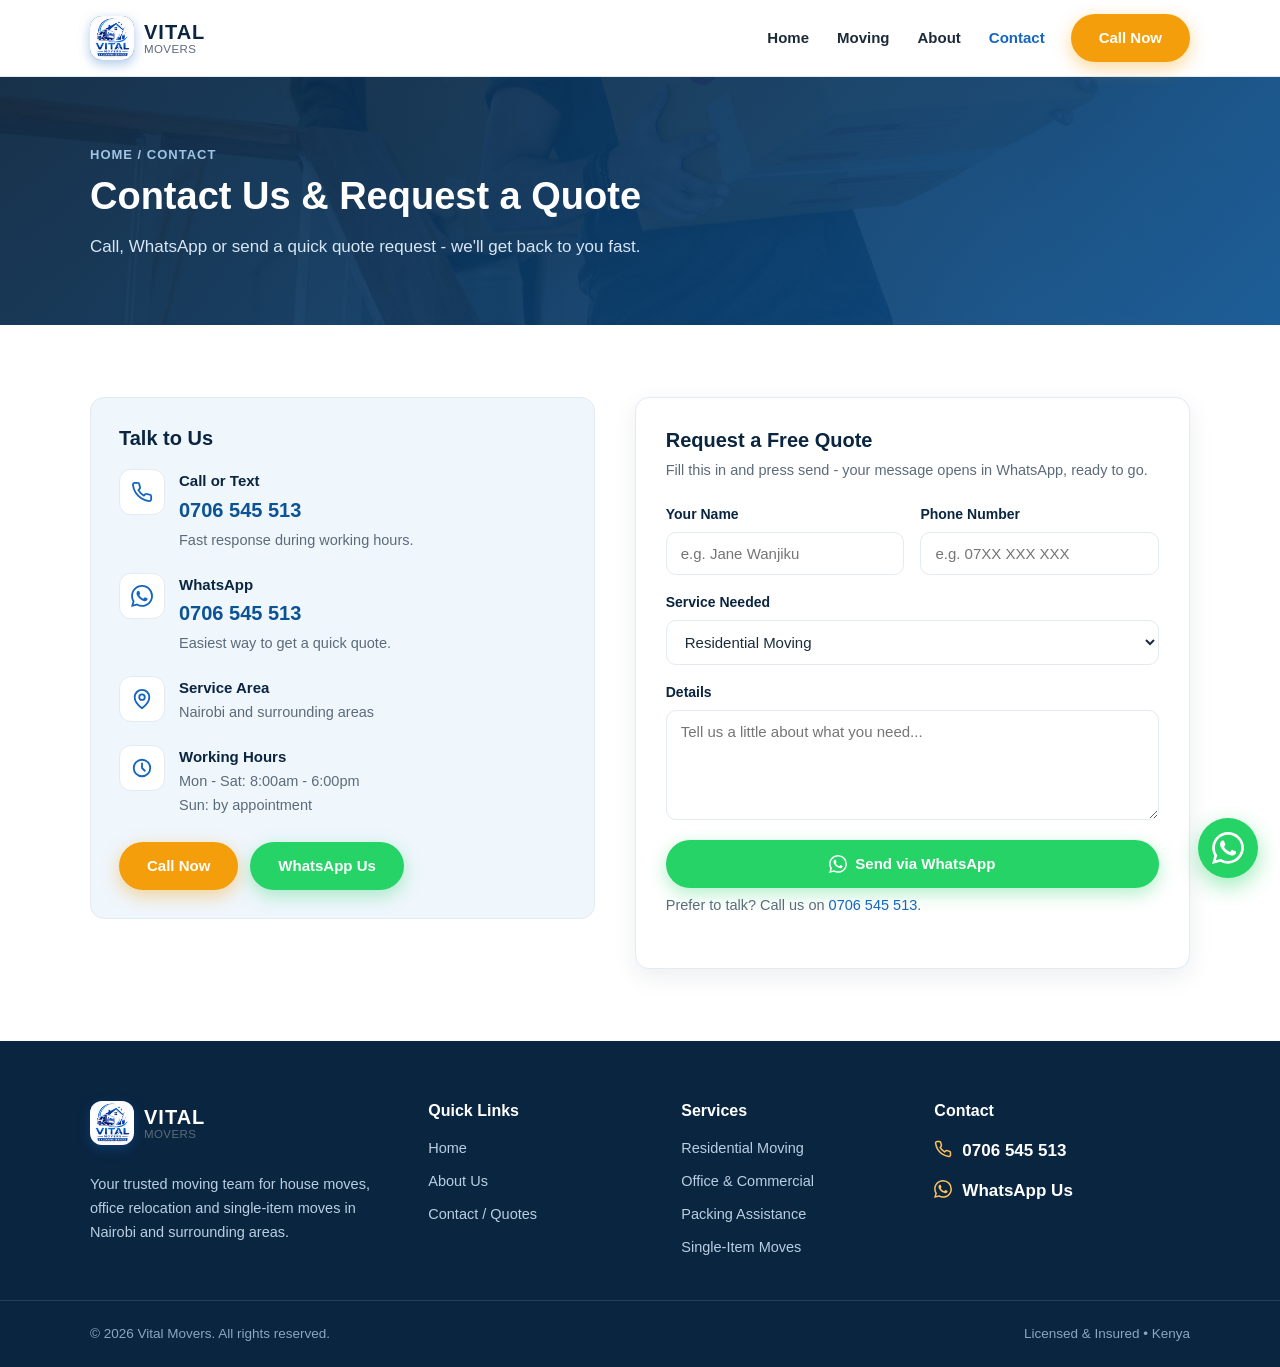
<file: contact.html>
<!DOCTYPE html>
<html lang="en">
<head>
  <meta charset="UTF-8" />
  <meta name="viewport" content="width=device-width, initial-scale=1.0" />
  <title>Contact Us &amp; Request a Quote | Vital Movers</title>
  <meta name="description" content="Contact Vital Movers for a free quote on house moves, office moves and single-item moves in Nairobi. Call or WhatsApp 0706 545 513." />
  <link rel="stylesheet" href="css/style.css" />
</head>
<body>

  <!-- ================= HEADER ================= -->
  <header class="site-header" id="site-header">
    <div class="container header-inner">
      <a href="index.html" class="brand" aria-label="Vital Movers - Home">
        <span class="brand-mark">
          <img src="img/logo.png" alt="Vital Movers logo" />
        </span>
        <span class="brand-text">
          <strong>VITAL</strong>
          <span>Movers</span>
        </span>
      </a>
      <nav class="main-nav" id="main-nav" aria-label="Main navigation">
        <a href="index.html">Home</a>
        <a href="moving.html">Moving</a>
        <a href="about.html">About</a>
        <a href="contact.html" class="active">Contact</a>
        <a href="tel:+254706545513" class="btn btn-gold nav-call">Call Now</a>
      </nav>
      <button class="nav-toggle" id="nav-toggle" aria-label="Toggle menu" aria-expanded="false">
        <span></span><span></span><span></span>
      </button>
    </div>
  </header>

  <!-- ================= PAGE HERO ================= -->
  <section class="page-hero">
    <div class="container">
      <span class="breadcrumb">Home / Contact</span>
      <h1>Contact Us &amp; Request a Quote</h1>
      <p>Call, WhatsApp or send a quick quote request - we'll get back to you fast.</p>
    </div>
  </section>

  <!-- ================= CONTENT ================= -->
  <section class="section">
    <div class="container contact-grid">

      <!-- Contact info -->
      <div class="contact-info-card">
        <h3>Talk to Us</h3>
        <ul class="contact-info-list">
          <li>
            <span class="contact-chip">
              <svg viewBox="0 0 24 24" fill="none" stroke="currentColor" stroke-width="2" stroke-linecap="round" stroke-linejoin="round"><path d="M22 16.92v3a2 2 0 0 1-2.18 2 19.79 19.79 0 0 1-8.63-3.07 19.5 19.5 0 0 1-6-6 19.79 19.79 0 0 1-3.07-8.67A2 2 0 0 1 4.11 2h3a2 2 0 0 1 2 1.72c.13.96.36 1.9.7 2.81a2 2 0 0 1-.45 2.11L8.09 9.91a16 16 0 0 0 6 6l1.27-1.27a2 2 0 0 1 2.11-.45c.91.34 1.85.57 2.81.7A2 2 0 0 1 22 16.92z"/></svg>
            </span>
            <span>
              <strong>Call or Text</strong>
              <a class="big-number" href="tel:+254706545513">0706 545 513</a>
              <p style="margin-top:2px;">Fast response during working hours.</p>
            </span>
          </li>
          <li>
            <span class="contact-chip">
              <svg viewBox="0 0 24 24" fill="currentColor"><path d="M17.472 14.382c-.297-.149-1.758-.867-2.03-.967-.273-.099-.471-.148-.67.15-.197.297-.767.966-.94 1.164-.173.199-.347.223-.644.075-.297-.15-1.255-.463-2.39-1.475-.883-.788-1.48-1.761-1.653-2.059-.173-.297-.018-.458.13-.606.134-.133.298-.347.446-.52.149-.174.198-.298.298-.497.099-.198.05-.371-.025-.52-.075-.149-.669-1.612-.916-2.207-.242-.579-.487-.5-.669-.51-.173-.008-.371-.01-.57-.01-.198 0-.52.074-.792.372-.272.297-1.04 1.016-1.04 2.479 0 1.462 1.065 2.875 1.213 3.074.149.198 2.096 3.2 5.077 4.487.709.306 1.262.489 1.694.625.712.227 1.36.195 1.871.118.571-.085 1.758-.719 2.006-1.413.248-.694.248-1.289.173-1.413-.074-.124-.272-.198-.57-.347m-5.421 7.403h-.004a9.87 9.87 0 0 1-5.031-1.378l-.361-.214-3.741.982.998-3.648-.235-.374a9.86 9.86 0 0 1-1.51-5.26c.001-5.45 4.436-9.884 9.888-9.884 2.64 0 5.122 1.03 6.988 2.898a9.825 9.825 0 0 1 2.893 6.994c-.003 5.45-4.437 9.884-9.885 9.884m8.413-18.297A11.815 11.815 0 0 0 12.05 0C5.495 0 .16 5.335.157 11.892c0 2.096.547 4.142 1.588 5.945L.057 24l6.305-1.654a11.882 11.882 0 0 0 5.683 1.448h.005c6.554 0 11.89-5.335 11.893-11.893a11.821 11.821 0 0 0-3.48-8.413Z"/></svg>
            </span>
            <span>
              <strong>WhatsApp</strong>
              <a class="big-number" href="https://wa.me/254706545513" target="_blank" rel="noopener">0706 545 513</a>
              <p style="margin-top:2px;">Easiest way to get a quick quote.</p>
            </span>
          </li>
          <li>
            <span class="contact-chip">
              <svg viewBox="0 0 24 24" fill="none" stroke="currentColor" stroke-width="2" stroke-linecap="round" stroke-linejoin="round"><path d="M20 10c0 6-8 12-8 12s-8-6-8-12a8 8 0 0 1 16 0z"/><circle cx="12" cy="10" r="3"/></svg>
            </span>
            <span>
              <strong>Service Area</strong>
              <p>Nairobi and surrounding areas</p>
            </span>
          </li>
          <li>
            <span class="contact-chip">
              <svg viewBox="0 0 24 24" fill="none" stroke="currentColor" stroke-width="2" stroke-linecap="round" stroke-linejoin="round"><circle cx="12" cy="12" r="9"/><path d="M12 7v5l3 3"/></svg>
            </span>
            <span>
              <strong>Working Hours</strong>
              <p>Mon - Sat: 8:00am - 6:00pm<br />Sun: by appointment</p>
            </span>
          </li>
        </ul>
        <div style="display:flex;gap:12px;flex-wrap:wrap;margin-top:24px;">
          <a href="tel:+254706545513" class="btn btn-gold">Call Now</a>
          <a href="https://wa.me/254706545513" target="_blank" rel="noopener" class="btn btn-wa">WhatsApp Us</a>
        </div>
      </div>

      <!-- Quote form -->
      <form class="quote-form" id="quote-form" novalidate>
        <h3>Request a Free Quote</h3>
        <p>Fill this in and press send - your message opens in WhatsApp, ready to go.</p>
        <div class="form-grid">
          <div class="form-field">
            <label for="name">Your Name</label>
            <input type="text" id="name" name="name" placeholder="e.g. Jane Wanjiku" />
          </div>
          <div class="form-field">
            <label for="phone">Phone Number</label>
            <input type="tel" id="phone" name="phone" placeholder="e.g. 07XX XXX XXX" inputmode="tel" />
          </div>
          <div class="form-field full">
            <label for="service">Service Needed</label>
            <select id="service" name="service">
              <option value="Residential Moving">Residential Moving</option>
              <option value="Office & Commercial">Office &amp; Commercial</option>
              <option value="Single-Item Move">Single-Item Move</option>
              <option value="Packing Assistance">Packing Assistance</option>
            </select>
          </div>
          <div class="form-field full">
            <label for="details">Details</label>
            <textarea id="details" name="details" placeholder="Tell us a little about what you need..."></textarea>
          </div>
        </div>
        <button type="submit" class="btn btn-wa" style="margin-top:20px;width:100%;">
          <svg viewBox="0 0 24 24" fill="currentColor"><path d="M17.472 14.382c-.297-.149-1.758-.867-2.03-.967-.273-.099-.471-.148-.67.15-.197.297-.767.966-.94 1.164-.173.199-.347.223-.644.075-.297-.15-1.255-.463-2.39-1.475-.883-.788-1.48-1.761-1.653-2.059-.173-.297-.018-.458.13-.606.134-.133.298-.347.446-.52.149-.174.198-.298.298-.497.099-.198.05-.371-.025-.52-.075-.149-.669-1.612-.916-2.207-.242-.579-.487-.5-.669-.51-.173-.008-.371-.01-.57-.01-.198 0-.52.074-.792.372-.272.297-1.04 1.016-1.04 2.479 0 1.462 1.065 2.875 1.213 3.074.149.198 2.096 3.2 5.077 4.487.709.306 1.262.489 1.694.625.712.227 1.36.195 1.871.118.571-.085 1.758-.719 2.006-1.413.248-.694.248-1.289.173-1.413-.074-.124-.272-.198-.57-.347m-5.421 7.403h-.004a9.87 9.87 0 0 1-5.031-1.378l-.361-.214-3.741.982.998-3.648-.235-.374a9.86 9.86 0 0 1-1.51-5.26c.001-5.45 4.436-9.884 9.888-9.884 2.64 0 5.122 1.03 6.988 2.898a9.825 9.825 0 0 1 2.893 6.994c-.003 5.45-4.437 9.884-9.885 9.884m8.413-18.297A11.815 11.815 0 0 0 12.05 0C5.495 0 .16 5.335.157 11.892c0 2.096.547 4.142 1.588 5.945L.057 24l6.305-1.654a11.882 11.882 0 0 0 5.683 1.448h.005c6.554 0 11.89-5.335 11.893-11.893a11.821 11.821 0 0 0-3.48-8.413Z"/></svg>
          Send via WhatsApp
        </button>
        <p class="form-note" id="form-note">Prefer to talk? Call us on <a href="tel:+254706545513">0706 545 513</a>.</p>
      </form>

    </div>
  </section>

  <!-- ================= FOOTER ================= -->
  <footer class="site-footer">
    <div class="container">
      <div class="footer-grid">
        <div>
          <a href="index.html" class="brand" style="margin-bottom:14px;">
            <span class="brand-mark">
              <img src="img/logo.png" alt="Vital Movers logo" />
            </span>
            <span class="brand-text">
              <strong style="color:#fff;">VITAL</strong>
              <span>Movers</span>
            </span>
          </a>
          <p style="margin-top:14px;font-size:14.5px;">Your trusted moving team for house moves, office relocation and single-item moves in Nairobi and surrounding areas.</p>
        </div>
        <div>
          <h4>Quick Links</h4>
          <ul class="footer-links">
            <li><a href="index.html">Home</a></li>
            <li><a href="about.html">About Us</a></li>
            <li><a href="contact.html">Contact / Quotes</a></li>
          </ul>
        </div>
        <div>
          <h4>Services</h4>
          <ul class="footer-links">
            <li><a href="moving.html">Residential Moving</a></li>
            <li><a href="moving.html">Office &amp; Commercial</a></li>
            <li><a href="moving.html">Packing Assistance</a></li>
            <li><a href="moving.html">Single-Item Moves</a></li>
          </ul>
        </div>
        <div>
          <h4>Contact</h4>
          <ul class="footer-contact">
            <li>
              <svg viewBox="0 0 24 24" fill="none" stroke="currentColor" stroke-width="2" stroke-linecap="round" stroke-linejoin="round"><path d="M22 16.92v3a2 2 0 0 1-2.18 2 19.79 19.79 0 0 1-8.63-3.07 19.5 19.5 0 0 1-6-6 19.79 19.79 0 0 1-3.07-8.67A2 2 0 0 1 4.11 2h3a2 2 0 0 1 2 1.72c.13.96.36 1.9.7 2.81a2 2 0 0 1-.45 2.11L8.09 9.91a16 16 0 0 0 6 6l1.27-1.27a2 2 0 0 1 2.11-.45c.91.34 1.85.57 2.81.7A2 2 0 0 1 22 16.92z"/></svg>
              <a class="call-link" href="tel:+254706545513">0706 545 513</a>
            </li>
            <li>
              <svg viewBox="0 0 24 24" fill="currentColor"><path d="M17.472 14.382c-.297-.149-1.758-.867-2.03-.967-.273-.099-.471-.148-.67.15-.197.297-.767.966-.94 1.164-.173.199-.347.223-.644.075-.297-.15-1.255-.463-2.39-1.475-.883-.788-1.48-1.761-1.653-2.059-.173-.297-.018-.458.13-.606.134-.133.298-.347.446-.52.149-.174.198-.298.298-.497.099-.198.05-.371-.025-.52-.075-.149-.669-1.612-.916-2.207-.242-.579-.487-.5-.669-.51-.173-.008-.371-.01-.57-.01-.198 0-.52.074-.792.372-.272.297-1.04 1.016-1.04 2.479 0 1.462 1.065 2.875 1.213 3.074.149.198 2.096 3.2 5.077 4.487.709.306 1.262.489 1.694.625.712.227 1.36.195 1.871.118.571-.085 1.758-.719 2.006-1.413.248-.694.248-1.289.173-1.413-.074-.124-.272-.198-.57-.347m-5.421 7.403h-.004a9.87 9.87 0 0 1-5.031-1.378l-.361-.214-3.741.982.998-3.648-.235-.374a9.86 9.86 0 0 1-1.51-5.26c.001-5.45 4.436-9.884 9.888-9.884 2.64 0 5.122 1.03 6.988 2.898a9.825 9.825 0 0 1 2.893 6.994c-.003 5.45-4.437 9.884-9.885 9.884m8.413-18.297A11.815 11.815 0 0 0 12.05 0C5.495 0 .16 5.335.157 11.892c0 2.096.547 4.142 1.588 5.945L.057 24l6.305-1.654a11.882 11.882 0 0 0 5.683 1.448h.005c6.554 0 11.89-5.335 11.893-11.893a11.821 11.821 0 0 0-3.48-8.413Z"/></svg>
              <a class="call-link" href="https://wa.me/254706545513" target="_blank" rel="noopener">WhatsApp Us</a>
            </li>
          </ul>
        </div>
      </div>
    </div>
    <div class="footer-bottom">
      <div class="container">
        <span>© <span id="year"></span> Vital Movers. All rights reserved.</span>
        <span>Licensed &amp; Insured • Kenya</span>
      </div>
    </div>
  </footer>

  <!-- WhatsApp floating button -->
  <a href="https://wa.me/254706545513" class="whatsapp-float" target="_blank" rel="noopener" aria-label="Chat with us on WhatsApp">
    <svg viewBox="0 0 24 24" fill="currentColor"><path d="M17.472 14.382c-.297-.149-1.758-.867-2.03-.967-.273-.099-.471-.148-.67.15-.197.297-.767.966-.94 1.164-.173.199-.347.223-.644.075-.297-.15-1.255-.463-2.39-1.475-.883-.788-1.48-1.761-1.653-2.059-.173-.297-.018-.458.13-.606.134-.133.298-.347.446-.52.149-.174.198-.298.298-.497.099-.198.05-.371-.025-.52-.075-.149-.669-1.612-.916-2.207-.242-.579-.487-.5-.669-.51-.173-.008-.371-.01-.57-.01-.198 0-.52.074-.792.372-.272.297-1.04 1.016-1.04 2.479 0 1.462 1.065 2.875 1.213 3.074.149.198 2.096 3.2 5.077 4.487.709.306 1.262.489 1.694.625.712.227 1.36.195 1.871.118.571-.085 1.758-.719 2.006-1.413.248-.694.248-1.289.173-1.413-.074-.124-.272-.198-.57-.347m-5.421 7.403h-.004a9.87 9.87 0 0 1-5.031-1.378l-.361-.214-3.741.982.998-3.648-.235-.374a9.86 9.86 0 0 1-1.51-5.26c.001-5.45 4.436-9.884 9.888-9.884 2.64 0 5.122 1.03 6.988 2.898a9.825 9.825 0 0 1 2.893 6.994c-.003 5.45-4.437 9.884-9.885 9.884m8.413-18.297A11.815 11.815 0 0 0 12.05 0C5.495 0 .16 5.335.157 11.892c0 2.096.547 4.142 1.588 5.945L.057 24l6.305-1.654a11.882 11.882 0 0 0 5.683 1.448h.005c6.554 0 11.89-5.335 11.893-11.893a11.821 11.821 0 0 0-3.48-8.413Z"/></svg>
  </a>

  <script src="js/main.js"></script>
  <script>document.getElementById("year").textContent = new Date().getFullYear();</script>
</body>
</html>
</file>
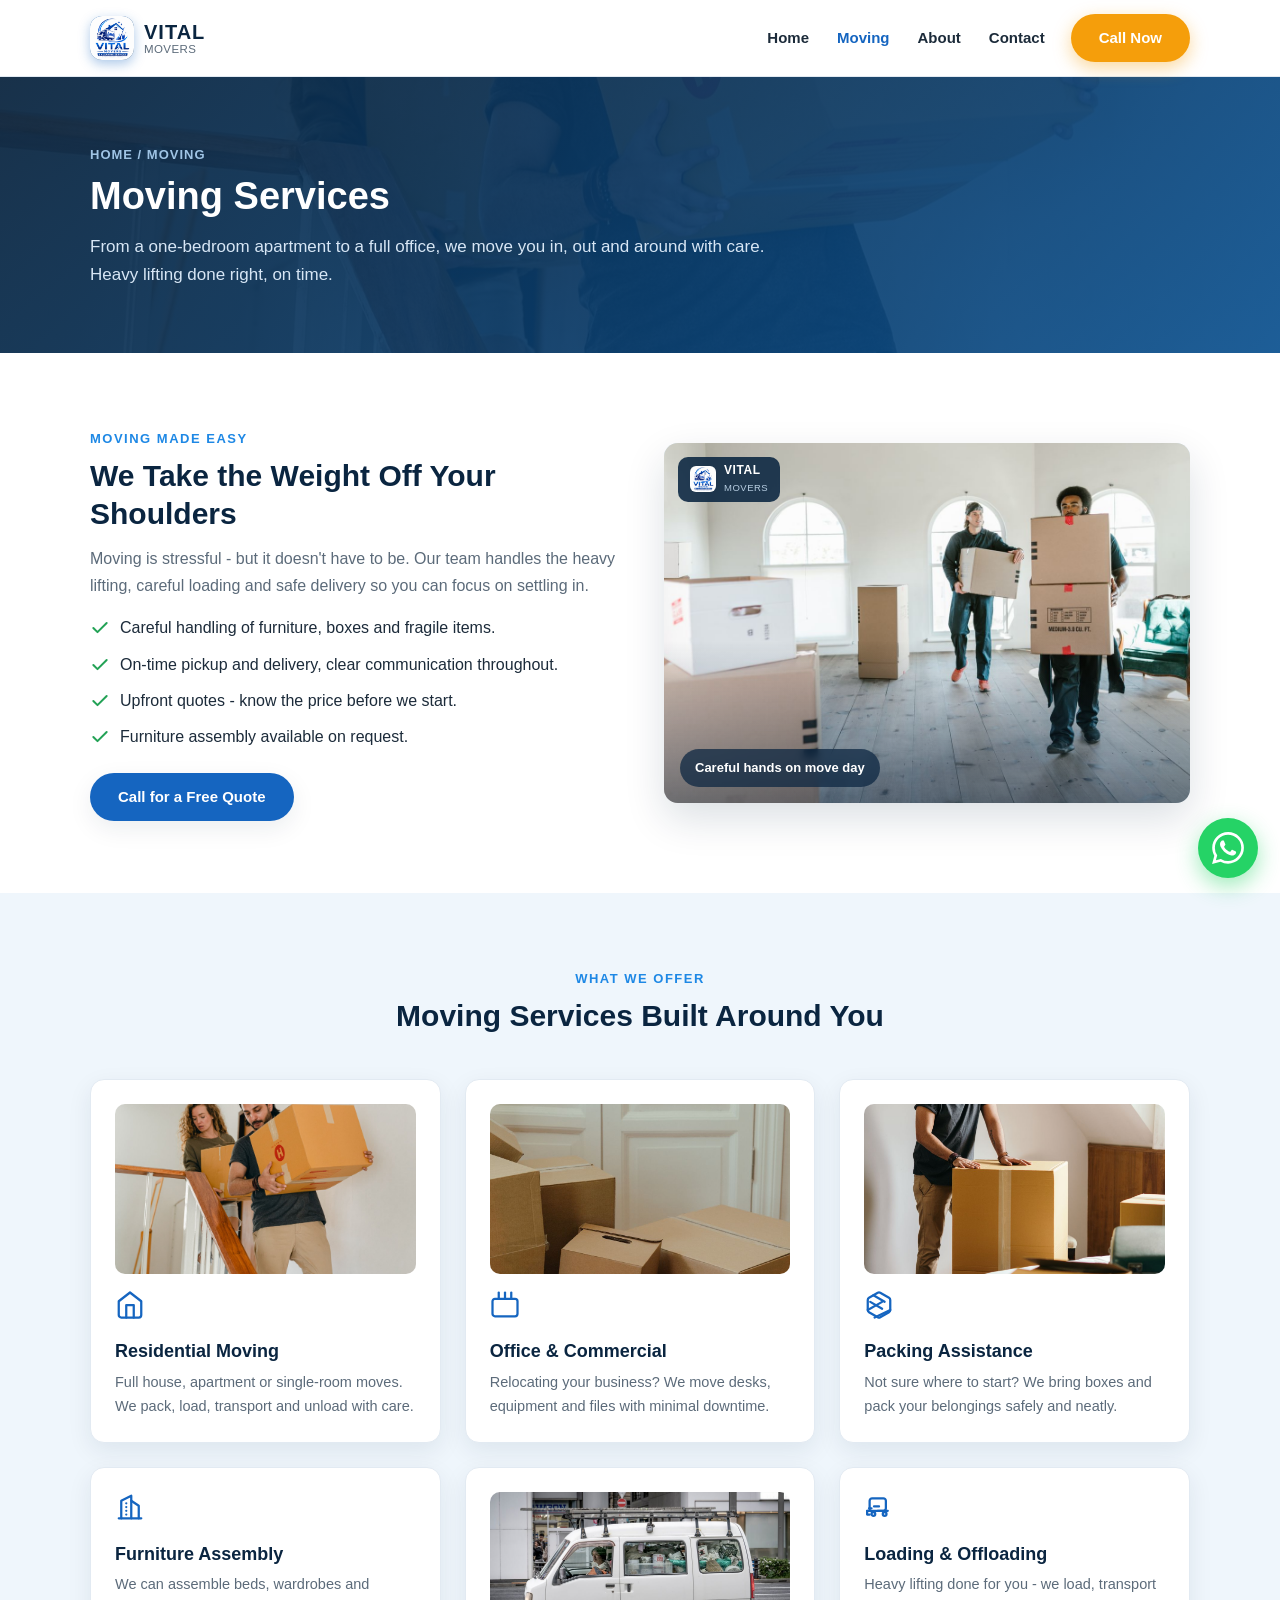
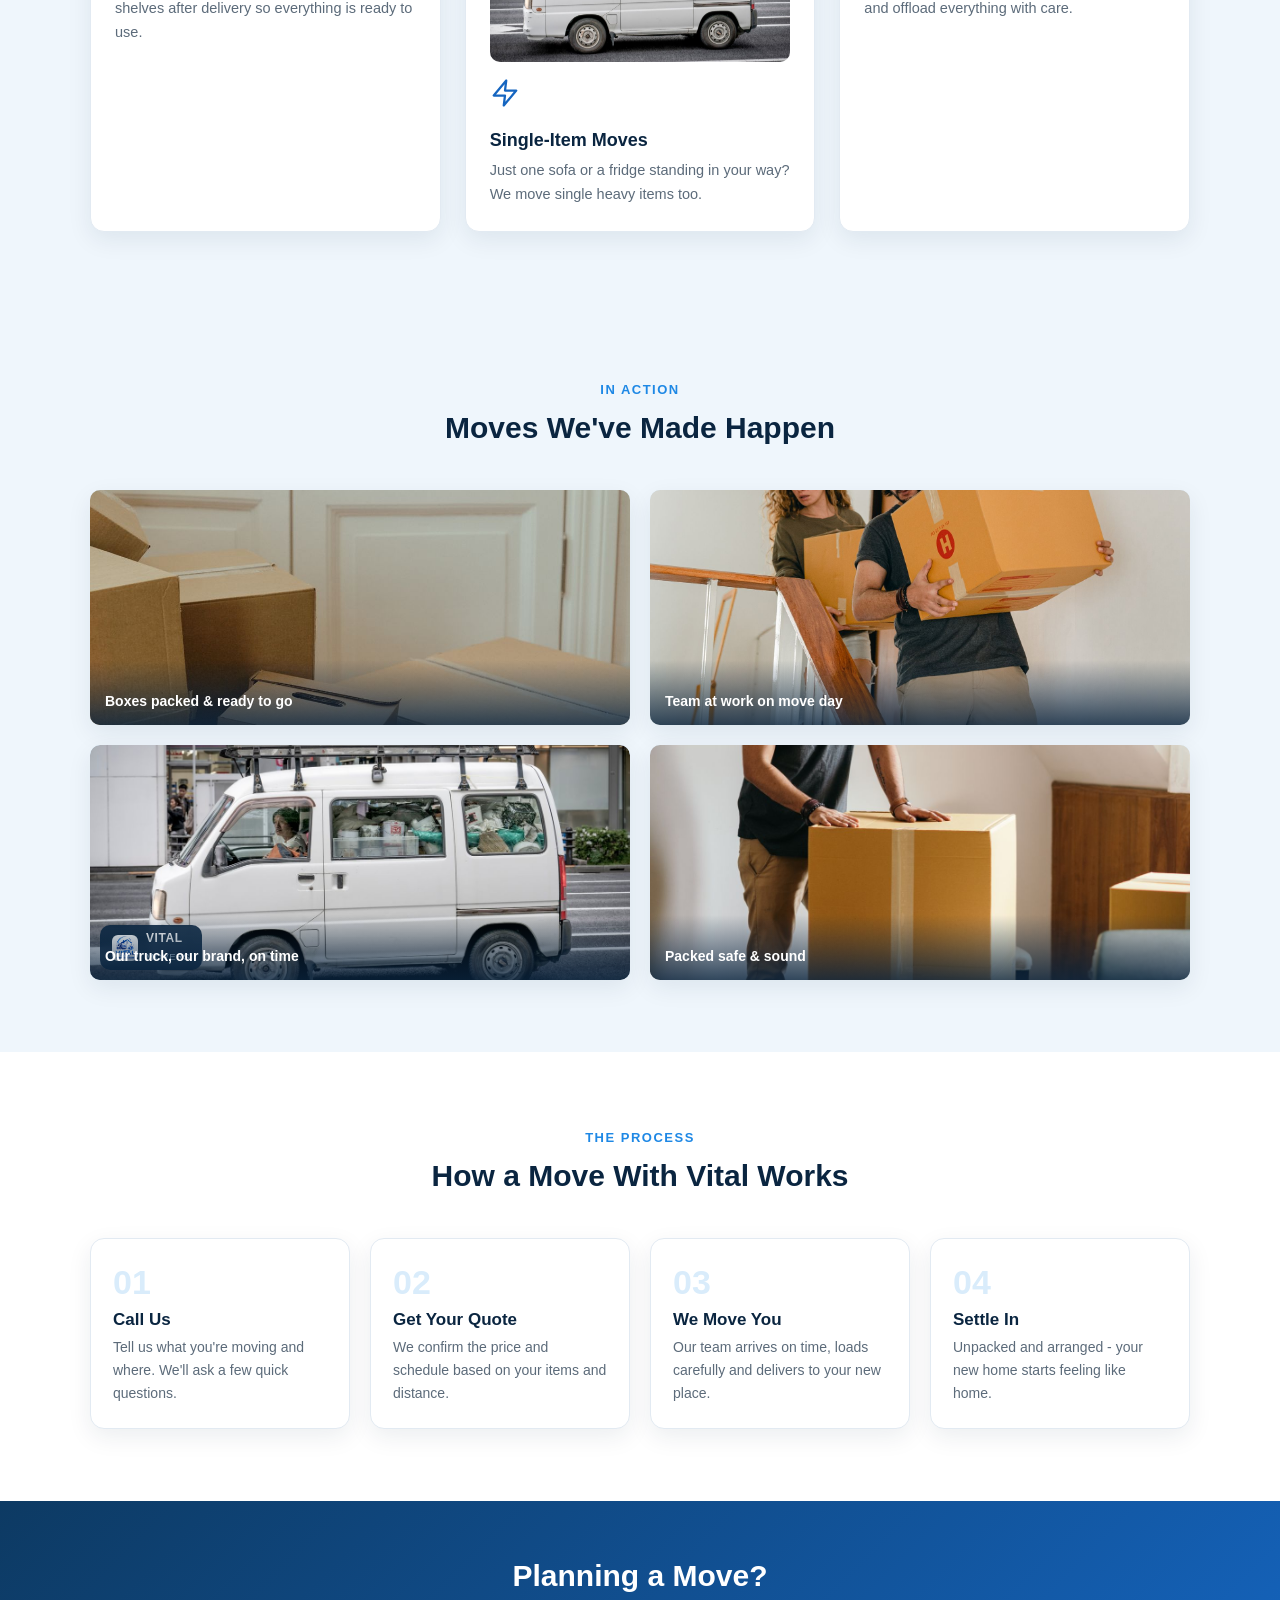
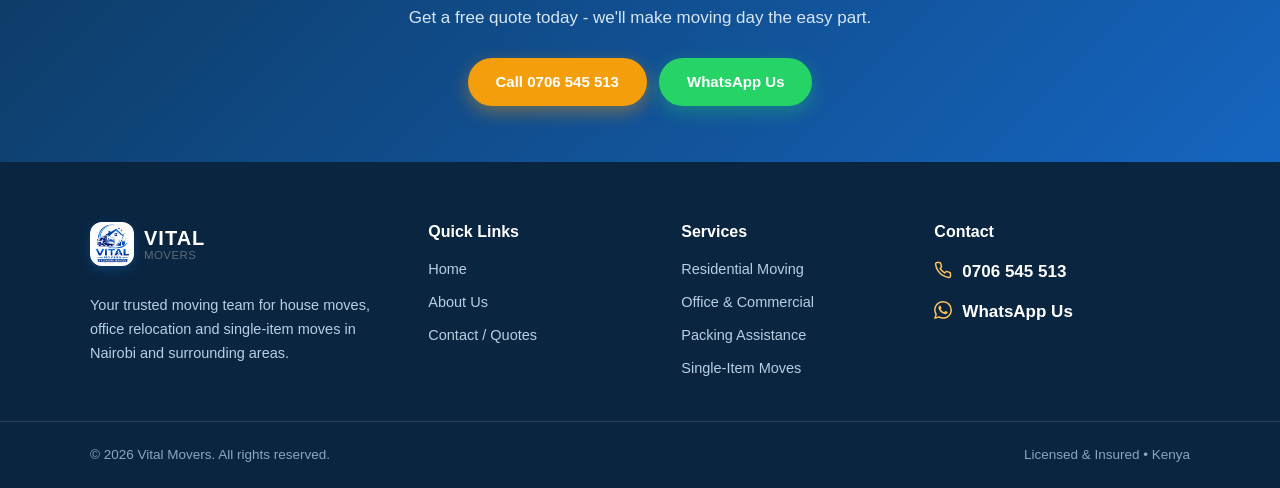
<file: moving.html>
<!DOCTYPE html>
<html lang="en">
<head>
  <meta charset="UTF-8" />
  <meta name="viewport" content="width=device-width, initial-scale=1.0" />
  <title>Moving Services | Vital Movers</title>
  <meta name="description" content="Residential, office and commercial moving services in Nairobi - careful handling, packing help and timely delivery by Vital Movers. Call 0706 545 513." />
  <link rel="stylesheet" href="css/style.css" />
</head>
<body>

  <!-- ================= HEADER ================= -->
  <header class="site-header" id="site-header">
    <div class="container header-inner">
      <a href="index.html" class="brand" aria-label="Vital Movers - Home">
        <span class="brand-mark">
          <img src="img/logo.png" alt="Vital Movers logo" />
        </span>
        <span class="brand-text">
          <strong>VITAL</strong>
          <span>Movers</span>
        </span>
      </a>
      <nav class="main-nav" id="main-nav" aria-label="Main navigation">
        <a href="index.html">Home</a>
        <a href="moving.html" class="active">Moving</a>
        <a href="about.html">About</a>
        <a href="contact.html">Contact</a>
        <a href="tel:+254706545513" class="btn btn-gold nav-call">Call Now</a>
      </nav>
      <button class="nav-toggle" id="nav-toggle" aria-label="Toggle menu" aria-expanded="false">
        <span></span><span></span><span></span>
      </button>
    </div>
  </header>

  <!-- ================= PAGE HERO ================= -->
  <section class="page-hero moving">
    <div class="container">
      <span class="breadcrumb">Home / Moving</span>
      <h1>Moving Services</h1>
      <p>From a one-bedroom apartment to a full office, we move you in, out and around with care. Heavy lifting done right, on time.</p>
    </div>
  </section>

  <!-- ================= OVERVIEW ================= -->
  <section class="section">
    <div class="container split">
      <div>
        <span class="eyebrow">Moving Made Easy</span>
        <h2>We Take the Weight Off Your Shoulders</h2>
        <p>
          Moving is stressful - but it doesn't have to be. Our team handles the heavy
          lifting, careful loading and safe delivery so you can focus on settling in.
        </p>
        <ul class="checklist">
          <li><svg viewBox="0 0 24 24" fill="none" stroke="currentColor" stroke-width="2.4" stroke-linecap="round" stroke-linejoin="round"><path d="M20 6 9 17l-5-5"/></svg><span>Careful handling of furniture, boxes and fragile items.</span></li>
          <li><svg viewBox="0 0 24 24" fill="none" stroke="currentColor" stroke-width="2.4" stroke-linecap="round" stroke-linejoin="round"><path d="M20 6 9 17l-5-5"/></svg><span>On-time pickup and delivery, clear communication throughout.</span></li>
          <li><svg viewBox="0 0 24 24" fill="none" stroke="currentColor" stroke-width="2.4" stroke-linecap="round" stroke-linejoin="round"><path d="M20 6 9 17l-5-5"/></svg><span>Upfront quotes - know the price before we start.</span></li>
          <li><svg viewBox="0 0 24 24" fill="none" stroke="currentColor" stroke-width="2.4" stroke-linecap="round" stroke-linejoin="round"><path d="M20 6 9 17l-5-5"/></svg><span>Furniture assembly available on request.</span></li>
        </ul>
        <a href="tel:+254706545513" class="btn btn-blue">Call for a Free Quote</a>
      </div>
      <figure class="split-media">
        <img src="img/moving-carry.jpg" alt="A Vital mover carrying boxes to a new home" loading="lazy" />
        <span class="brand-tag" style="top:14px;left:14px;bottom:auto;">
          <img src="img/logo.png" alt="" />
          <span><strong>VITAL</strong><small>Movers</small></span>
        </span>
        <figcaption>Careful hands on move day</figcaption>
      </figure>
    </div>
  </section>

  <!-- ================= WHAT WE OFFER ================= -->
  <section class="section alt">
    <div class="container">
      <div class="section-title">
        <span class="eyebrow">What We Offer</span>
        <h2>Moving Services Built Around You</h2>
      </div>
      <div class="grid-3">
        <div class="mini-card">
          <img class="mini-card-img" src="img/moving.jpg" alt="Vital team carrying boxes during a residential move" loading="lazy" />
          <svg viewBox="0 0 24 24" fill="none" stroke="currentColor" stroke-width="1.8" stroke-linecap="round" stroke-linejoin="round"><path d="m3 9 9-7 9 7v11a2 2 0 0 1-2 2H5a2 2 0 0 1-2-2z"/><path d="M9 22V12h6v10"/></svg>
          <h3>Residential Moving</h3>
          <p>Full house, apartment or single-room moves. We pack, load, transport and unload with care.</p>
        </div>
        <div class="mini-card">
          <img class="mini-card-img" src="img/moving-2.jpg" alt="Loading furniture onto a Vital truck" loading="lazy" />
          <svg viewBox="0 0 24 24" fill="none" stroke="currentColor" stroke-width="1.8" stroke-linecap="round" stroke-linejoin="round"><rect x="2" y="7" width="20" height="14" rx="2"/><path d="M17 2v5"/><path d="M12 2v5"/><path d="M7 2v5"/></svg>
          <h3>Office &amp; Commercial</h3>
          <p>Relocating your business? We move desks, equipment and files with minimal downtime.</p>
        </div>
        <div class="mini-card">
          <img class="mini-card-img" src="img/moving-pack.jpg" alt="Packing belongings safely in boxes" loading="lazy" />
          <svg viewBox="0 0 24 24" fill="none" stroke="currentColor" stroke-width="1.8" stroke-linecap="round" stroke-linejoin="round"><path d="M21 8a2 2 0 0 0-1-1.73l-7-4a2 2 0 0 0-2 0l-7 4A2 2 0 0 0 3 8v8a2 2 0 0 0 1 1.73l7 4a2 2 0 0 0 2 0l7-4A2 2 0 0 0 21 16z"/><path d="M16.5 9.4 7.55 4.24"/><path d="M21 16 8.5 22"/><path d="M3 16 14.5 9.5"/><path d="M5 9.5l9.5 5.5"/></svg>
          <h3>Packing Assistance</h3>
          <p>Not sure where to start? We bring boxes and pack your belongings safely and neatly.</p>
        </div>
        <div class="mini-card">
          <svg viewBox="0 0 24 24" fill="none" stroke="currentColor" stroke-width="1.8" stroke-linecap="round" stroke-linejoin="round"><path d="M3 21h18"/><path d="M5 21V7l8-4v18"/><path d="M19 21V11l-6-4"/><path d="M9 9v.01"/><path d="M9 12v.01"/><path d="M9 15v.01"/><path d="M9 18v.01"/></svg>
          <h3>Furniture Assembly</h3>
          <p>We can assemble beds, wardrobes and shelves after delivery so everything is ready to use.</p>
        </div>
        <div class="mini-card">
          <img class="mini-card-img" src="img/moving-truck.jpg" alt="A Vital moving truck parked and ready to load" loading="lazy" />
          <svg viewBox="0 0 24 24" fill="none" stroke="currentColor" stroke-width="1.8" stroke-linecap="round" stroke-linejoin="round"><path d="M13 2 3 14h9l-1 8 10-12h-9l1-8z"/></svg>
          <h3>Single-Item Moves</h3>
          <p>Just one sofa or a fridge standing in your way? We move single heavy items too.</p>
        </div>
        <div class="mini-card">
          <svg viewBox="0 0 24 24" fill="none" stroke="currentColor" stroke-width="1.8" stroke-linecap="round" stroke-linejoin="round"><path d="M2.5 15h13a2 2 0 0 0 2-2V7a2 2 0 0 0-2-2H6.5a2 2 0 0 0-2 2v8"/><path d="M2.5 15v3h2"/><path d="M4 13h2"/><path d="M11 15h8"/><circle cx="7.5" cy="17.5" r="1.5"/><circle cx="16.5" cy="17.5" r="1.5"/><path d="M8 11.5h4"/></svg>
          <h3>Loading &amp; Offloading</h3>
          <p>Heavy lifting done for you - we load, transport and offload everything with care.</p>
        </div>
      </div>
    </div>
  </section>

  <!-- ================= GALLERY ================= -->
  <section class="section alt">
    <div class="container">
      <div class="section-title">
        <span class="eyebrow">In Action</span>
        <h2>Moves We've Made Happen</h2>
      </div>
      <div class="gallery">
        <figure>
          <img src="img/moving-2.jpg" alt="Moving boxes packed in a bright apartment" loading="lazy" />
          <figcaption>Boxes packed &amp; ready to go</figcaption>
        </figure>
        <figure>
          <img src="img/moving.jpg" alt="Vital movers carrying boxes up stairs" loading="lazy" />
          <figcaption>Team at work on move day</figcaption>
        </figure>
        <figure>
          <div class="photo-brand" style="height:100%;margin-bottom:0;">
            <img src="img/moving-truck.jpg" alt="Our branded Vital Movers truck ready for a move" loading="lazy" style="height:100%;" />
            <span class="brand-tag">
              <img src="img/logo.png" alt="" />
              <span><strong>VITAL</strong><small>Movers</small></span>
            </span>
          </div>
          <figcaption>Our truck, our brand, on time</figcaption>
        </figure>
        <figure>
          <img src="img/moving-pack.jpg" alt="Careful packing of household items" loading="lazy" />
          <figcaption>Packed safe &amp; sound</figcaption>
        </figure>
      </div>
    </div>
  </section>

  <!-- ================= HOW IT WORKS ================= -->
  <section class="section">
    <div class="container">
      <div class="section-title">
        <span class="eyebrow">The Process</span>
        <h2>How a Move With Vital Works</h2>
      </div>
      <div class="steps">
        <div class="step"><div class="step-num">01</div><h3>Call Us</h3><p>Tell us what you're moving and where. We'll ask a few quick questions.</p></div>
        <div class="step"><div class="step-num">02</div><h3>Get Your Quote</h3><p>We confirm the price and schedule based on your items and distance.</p></div>
        <div class="step"><div class="step-num">03</div><h3>We Move You</h3><p>Our team arrives on time, loads carefully and delivers to your new place.</p></div>
        <div class="step"><div class="step-num">04</div><h3>Settle In</h3><p>Unpacked and arranged - your new home starts feeling like home.</p></div>
      </div>
    </div>
  </section>

  <!-- ================= CTA ================= -->
  <section class="cta-band">
    <div class="container">
      <h2>Planning a Move?</h2>
      <p>Get a free quote today - we'll make moving day the easy part.</p>
      <div style="display:flex;flex-wrap:wrap;gap:12px;justify-content:center;">
        <a href="tel:+254706545513" class="btn btn-gold">Call 0706 545 513</a>
        <a href="https://wa.me/254706545513" target="_blank" rel="noopener" class="btn btn-wa">WhatsApp Us</a>
      </div>
    </div>
  </section>

  <!-- ================= FOOTER ================= -->
  <footer class="site-footer">
    <div class="container">
      <div class="footer-grid">
        <div>
          <a href="index.html" class="brand" style="margin-bottom:14px;">
            <span class="brand-mark">
              <img src="img/logo.png" alt="Vital Movers logo" />
            </span>
            <span class="brand-text">
              <strong style="color:#fff;">VITAL</strong>
              <span>Movers</span>
            </span>
          </a>
          <p style="margin-top:14px;font-size:14.5px;">Your trusted moving team for house moves, office relocation and single-item moves in Nairobi and surrounding areas.</p>
        </div>
        <div>
          <h4>Quick Links</h4>
          <ul class="footer-links">
            <li><a href="index.html">Home</a></li>
            <li><a href="about.html">About Us</a></li>
            <li><a href="contact.html">Contact / Quotes</a></li>
          </ul>
        </div>
        <div>
          <h4>Services</h4>
          <ul class="footer-links">
            <li><a href="moving.html">Residential Moving</a></li>
            <li><a href="moving.html">Office &amp; Commercial</a></li>
            <li><a href="moving.html">Packing Assistance</a></li>
            <li><a href="moving.html">Single-Item Moves</a></li>
          </ul>
        </div>
        <div>
          <h4>Contact</h4>
          <ul class="footer-contact">
            <li>
              <svg viewBox="0 0 24 24" fill="none" stroke="currentColor" stroke-width="2" stroke-linecap="round" stroke-linejoin="round"><path d="M22 16.92v3a2 2 0 0 1-2.18 2 19.79 19.79 0 0 1-8.63-3.07 19.5 19.5 0 0 1-6-6 19.79 19.79 0 0 1-3.07-8.67A2 2 0 0 1 4.11 2h3a2 2 0 0 1 2 1.72c.13.96.36 1.9.7 2.81a2 2 0 0 1-.45 2.11L8.09 9.91a16 16 0 0 0 6 6l1.27-1.27a2 2 0 0 1 2.11-.45c.91.34 1.85.57 2.81.7A2 2 0 0 1 22 16.92z"/></svg>
              <a class="call-link" href="tel:+254706545513">0706 545 513</a>
            </li>
            <li>
              <svg viewBox="0 0 24 24" fill="currentColor"><path d="M17.472 14.382c-.297-.149-1.758-.867-2.03-.967-.273-.099-.471-.148-.67.15-.197.297-.767.966-.94 1.164-.173.199-.347.223-.644.075-.297-.15-1.255-.463-2.39-1.475-.883-.788-1.48-1.761-1.653-2.059-.173-.297-.018-.458.13-.606.134-.133.298-.347.446-.52.149-.174.198-.298.298-.497.099-.198.05-.371-.025-.52-.075-.149-.669-1.612-.916-2.207-.242-.579-.487-.5-.669-.51-.173-.008-.371-.01-.57-.01-.198 0-.52.074-.792.372-.272.297-1.04 1.016-1.04 2.479 0 1.462 1.065 2.875 1.213 3.074.149.198 2.096 3.2 5.077 4.487.709.306 1.262.489 1.694.625.712.227 1.36.195 1.871.118.571-.085 1.758-.719 2.006-1.413.248-.694.248-1.289.173-1.413-.074-.124-.272-.198-.57-.347m-5.421 7.403h-.004a9.87 9.87 0 0 1-5.031-1.378l-.361-.214-3.741.982.998-3.648-.235-.374a9.86 9.86 0 0 1-1.51-5.26c.001-5.45 4.436-9.884 9.888-9.884 2.64 0 5.122 1.03 6.988 2.898a9.825 9.825 0 0 1 2.893 6.994c-.003 5.45-4.437 9.884-9.885 9.884m8.413-18.297A11.815 11.815 0 0 0 12.05 0C5.495 0 .16 5.335.157 11.892c0 2.096.547 4.142 1.588 5.945L.057 24l6.305-1.654a11.882 11.882 0 0 0 5.683 1.448h.005c6.554 0 11.89-5.335 11.893-11.893a11.821 11.821 0 0 0-3.48-8.413Z"/></svg>
              <a class="call-link" href="https://wa.me/254706545513" target="_blank" rel="noopener">WhatsApp Us</a>
            </li>
          </ul>
        </div>
      </div>
    </div>
    <div class="footer-bottom">
      <div class="container">
        <span>© <span id="year"></span> Vital Movers. All rights reserved.</span>
        <span>Licensed &amp; Insured • Kenya</span>
      </div>
    </div>
  </footer>

  <!-- WhatsApp floating button -->
  <a href="https://wa.me/254706545513" class="whatsapp-float" target="_blank" rel="noopener" aria-label="Chat with us on WhatsApp">
    <svg viewBox="0 0 24 24" fill="currentColor"><path d="M17.472 14.382c-.297-.149-1.758-.867-2.03-.967-.273-.099-.471-.148-.67.15-.197.297-.767.966-.94 1.164-.173.199-.347.223-.644.075-.297-.15-1.255-.463-2.39-1.475-.883-.788-1.48-1.761-1.653-2.059-.173-.297-.018-.458.13-.606.134-.133.298-.347.446-.52.149-.174.198-.298.298-.497.099-.198.05-.371-.025-.52-.075-.149-.669-1.612-.916-2.207-.242-.579-.487-.5-.669-.51-.173-.008-.371-.01-.57-.01-.198 0-.52.074-.792.372-.272.297-1.04 1.016-1.04 2.479 0 1.462 1.065 2.875 1.213 3.074.149.198 2.096 3.2 5.077 4.487.709.306 1.262.489 1.694.625.712.227 1.36.195 1.871.118.571-.085 1.758-.719 2.006-1.413.248-.694.248-1.289.173-1.413-.074-.124-.272-.198-.57-.347m-5.421 7.403h-.004a9.87 9.87 0 0 1-5.031-1.378l-.361-.214-3.741.982.998-3.648-.235-.374a9.86 9.86 0 0 1-1.51-5.26c.001-5.45 4.436-9.884 9.888-9.884 2.64 0 5.122 1.03 6.988 2.898a9.825 9.825 0 0 1 2.893 6.994c-.003 5.45-4.437 9.884-9.885 9.884m8.413-18.297A11.815 11.815 0 0 0 12.05 0C5.495 0 .16 5.335.157 11.892c0 2.096.547 4.142 1.588 5.945L.057 24l6.305-1.654a11.882 11.882 0 0 0 5.683 1.448h.005c6.554 0 11.89-5.335 11.893-11.893a11.821 11.821 0 0 0-3.48-8.413Z"/></svg>
  </a>

  <script src="js/main.js"></script>
  <script>document.getElementById("year").textContent = new Date().getFullYear();</script>
</body>
</html>
</file>
<file: css/style.css>
/* ============================================================
   Vital Movers
   Shared stylesheet - Professional blue + white theme
   ============================================================ */

:root {
  --blue-900: #0a2540;
  --blue-800: #0d3a63;
  --blue-700: #0b5394;
  --blue-600: #1565c0;
  --blue-500: #1e88e5;
  --blue-100: #d9ecfb;
  --blue-50: #eff6fc;
  --white: #ffffff;
  --ink: #1c2b3a;
  --muted: #5c6b7a;
  --line: #e2eaf2;
  --accent: #f59e0b;
  --accent-dark: #d98200;
  --wa: #25d366;
  --radius: 14px;
  --radius-sm: 10px;
  --shadow: 0 8px 24px rgba(10, 37, 64, 0.08);
  --shadow-lg: 0 16px 40px rgba(10, 37, 64, 0.14);
  --maxw: 1140px;
}

* { box-sizing: border-box; margin: 0; padding: 0; }

html { scroll-behavior: smooth; }

body {
  font-family: "Segoe UI", "Helvetica Neue", Arial, sans-serif;
  color: var(--ink);
  background: var(--white);
  line-height: 1.65;
  -webkit-font-smoothing: antialiased;
}

img { max-width: 100%; display: block; }
a { color: var(--blue-600); text-decoration: none; }
a:hover { color: var(--blue-700); }
ul { list-style: none; }

.container {
  width: 100%;
  max-width: var(--maxw);
  margin: 0 auto;
  padding: 0 20px;
}

.section { padding: 72px 0; }
.section.alt { background: var(--blue-50); }
.section.tight { padding: 48px 0; }

/* ---------- Typography ---------- */
h1, h2, h3, h4 { color: var(--blue-900); line-height: 1.25; }
h2 { font-size: 30px; margin-bottom: 12px; }
h3 { font-size: 20px; margin-bottom: 8px; }
.section-title { text-align: center; max-width: 640px; margin: 0 auto 44px; }
.section-title .eyebrow,
.eyebrow {
  display: inline-block;
  color: var(--blue-500);
  font-weight: 700;
  letter-spacing: 1.5px;
  text-transform: uppercase;
  font-size: 13px;
  margin-bottom: 8px;
}
.section-title p { color: var(--muted); }

/* ---------- Buttons ---------- */
.btn {
  display: inline-flex;
  align-items: center;
  justify-content: center;
  gap: 8px;
  padding: 13px 26px;
  border-radius: 999px;
  font-weight: 700;
  font-size: 15px;
  border: 2px solid transparent;
  cursor: pointer;
  transition: transform .15s ease, box-shadow .15s ease, background .15s ease;
  line-height: 1.2;
}
.btn svg { width: 18px; height: 18px; flex: 0 0 auto; }
.btn:hover { transform: translateY(-2px); }
.btn:focus-visible { outline: 2px solid var(--blue-500); outline-offset: 2px; }
.btn:active { transform: translateY(1px); }

.btn-blue { background: var(--blue-600); color: #fff; box-shadow: var(--shadow); }
.btn-blue:hover { background: var(--blue-700); color: #fff; }

.btn-gold { background: var(--accent); color: #fff; box-shadow: 0 6px 18px rgba(245, 158, 11, .4); }
.btn-gold:hover { background: var(--accent-dark); color: #fff; }

.btn-wa { background: var(--wa); color: #fff; box-shadow: 0 6px 18px rgba(37, 211, 102, .35); }
.btn-wa:hover { background: #1eb958; color: #fff; }

.btn-outline { border-color: #cddae6; color: var(--blue-800); background: transparent; }
.btn-outline:hover { border-color: var(--blue-600); color: var(--blue-600); background: var(--blue-50); }

.btn-sm { padding: 9px 18px; font-size: 14px; }

/* ---------- Header / Nav ---------- */
.site-header {
  position: sticky;
  top: 0;
  z-index: 100;
  background: var(--white);
  border-bottom: 1px solid var(--line);
  transition: box-shadow .2s ease;
}
.site-header.scrolled { box-shadow: var(--shadow); }

.header-inner { display: flex; align-items: center; justify-content: space-between; height: 76px; }

.brand { display: inline-flex; align-items: center; gap: 10px; }
.brand-mark {
  width: 44px; height: 44px;
  background: linear-gradient(135deg, var(--blue-600), var(--blue-800));
  border-radius: 12px;
  display: inline-flex; align-items: center; justify-content: center;
  color: #fff;
  flex: 0 0 auto;
  box-shadow: 0 4px 12px rgba(21, 101, 192, .35);
}
.brand-mark svg { width: 24px; height: 24px; }
.brand-mark img { width: 100%; height: 100%; object-fit: cover; border-radius: 12px; }
.brand-text { display: flex; flex-direction: column; line-height: 1.1; }
.brand-text strong { font-size: 20px; letter-spacing: 1px; color: var(--blue-900); }
.brand-text span { font-size: 11.5px; letter-spacing: .4px; color: var(--muted); text-transform: uppercase; }

.main-nav { display: flex; align-items: center; gap: 4px; }
.main-nav > a:not(.btn) {
  padding: 8px 12px;
  color: var(--ink);
  font-weight: 600;
  font-size: 15px;
  border-radius: 8px;
  transition: color .15s ease, background .15s ease;
}
.main-nav > a:not(.btn):hover { color: var(--blue-600); background: var(--blue-50); }
.main-nav > a.active { color: var(--blue-600); }
.main-nav > a:focus-visible { outline: 2px solid var(--blue-500); outline-offset: 2px; }
.main-nav .nav-call { margin-left: 10px; }

.nav-toggle {
  display: none;
  flex-direction: column;
  gap: 5px;
  background: none;
  border: 0;
  cursor: pointer;
  padding: 8px;
}
.nav-toggle span {
  width: 24px; height: 3px;
  background: var(--blue-900);
  border-radius: 3px;
  transition: transform .2s ease, opacity .2s ease;
}
.nav-toggle.active span:nth-child(1) { transform: translateY(8px) rotate(45deg); }
.nav-toggle.active span:nth-child(2) { opacity: 0; }
.nav-toggle.active span:nth-child(3) { transform: translateY(-8px) rotate(-45deg); }
.nav-toggle:focus-visible { outline: 2px solid var(--blue-500); outline-offset: 2px; }

/* ---------- Hero ---------- */
.hero {
  position: relative;
  color: #fff;
  background:
    radial-gradient(1200px 600px at 85% -10%, rgba(30, 136, 229, .5), transparent 60%),
    linear-gradient(115deg, rgba(10, 37, 64, .93) 0%, rgba(13, 58, 99, .9) 55%, rgba(11, 83, 148, .88) 100%),
    url("../img/moving.jpg") center / cover no-repeat;
  padding: 96px 0 110px;
  overflow: hidden;
}
.hero::after {
  content: "";
  position: absolute;
  inset: auto -20% -60% -20%;
  height: 80%;
  background: radial-gradient(600px 300px at 15% 100%, rgba(245, 158, 11, .25), transparent 70%);
  pointer-events: none;
}
.hero-grid {
  display: grid;
  grid-template-columns: 1.15fr .85fr;
  gap: 48px;
  align-items: center;
  position: relative;
  z-index: 1;
}
.hero h1 { color: #fff; font-size: 44px; margin-bottom: 16px; }
.hero h1 .hl { color: #ffc35c; }
.hero p.lead { color: #d7e6f5; font-size: 18px; max-width: 540px; margin-bottom: 28px; }
.hero-cta { display: flex; flex-wrap: wrap; gap: 12px; margin-bottom: 30px; }

.hero-badges {
  display: flex; flex-wrap: wrap; gap: 18px;
  color: #d7e6f5; font-size: 14px; font-weight: 600;
}
.hero-badges li { display: inline-flex; align-items: center; gap: 7px; }
.hero-badges svg { width: 18px; height: 18px; color: #ffc35c; }

.hero-panel {
  background: rgba(255, 255, 255, .08);
  border: 1px solid rgba(255, 255, 255, .18);
  backdrop-filter: blur(6px);
  border-radius: var(--radius);
  padding: 26px;
}
.hero-panel h3 { color: #fff; font-size: 18px; margin-bottom: 6px; }
.hero-panel p { color: #d7e6f5; font-size: 14px; margin-bottom: 18px; }
.hero-panel .service-strip { display: flex; flex-direction: column; gap: 10px; }
.hero-panel .service-strip a {
  display: flex; align-items: center; gap: 12px;
  background: rgba(255,255,255,.1);
  padding: 12px 14px;
  border-radius: var(--radius-sm);
  color: #fff;
  font-weight: 600;
  font-size: 15px;
  border: 1px solid rgba(255,255,255,.12);
  transition: background .15s ease;
}
.hero-panel .service-strip a:hover { background: rgba(255,255,255,.2); color: #fff; }
.hero-panel .service-strip svg { width: 22px; height: 22px; color: #ffc35c; }
.hero-panel .service-strip small {
  display: block; color: #bcd3e8; font-weight: 500; font-size: 12.5px;
}

/* ---------- Page hero (inner pages) ---------- */
.page-hero {
  background:
    linear-gradient(135deg, rgba(10, 37, 64, .93) 0%, rgba(11, 83, 148, .9) 100%),
    url("../img/moving.jpg") center / cover no-repeat;
  color: #fff;
  padding: 64px 0;
  position: relative;
  overflow: hidden;
}
.page-hero.moving {
  background: linear-gradient(135deg, rgba(10, 37, 64, .93) 0%, rgba(11, 83, 148, .9) 100%), url("../img/moving.jpg") center / cover no-repeat;
}
.page-hero.about {
  background: linear-gradient(135deg, rgba(10, 37, 64, .92) 0%, rgba(11, 83, 148, .9) 100%), url("../img/moving-2.jpg") center / cover no-repeat;
}
.page-hero::before {
  content: "";
  position: absolute;
  inset: auto -10% -70% -10%;
  height: 90%;
  background: radial-gradient(500px 260px at 80% 100%, rgba(245,158,11,.22), transparent 70%);
}
.page-hero h1 { color: #fff; font-size: 38px; margin: 6px 0 12px; position: relative; z-index: 1; }
.page-hero p { color: #d7e6f5; max-width: 680px; font-size: 17px; position: relative; z-index: 1; }
.breadcrumb { color: #9fc4e5; font-size: 13px; letter-spacing: 1px; text-transform: uppercase; font-weight: 700; position: relative; z-index: 1; }

/* ---------- Service cards (home) ---------- */
.services-grid {
  display: grid;
  grid-template-columns: repeat(4, 1fr);
  gap: 24px;
}
.card {
  background: var(--white);
  border: 1px solid var(--line);
  border-radius: var(--radius);
  box-shadow: var(--shadow);
  padding: 28px 24px;
  display: flex;
  flex-direction: column;
  transition: transform .18s ease, box-shadow .18s ease;
}
.card:hover { transform: translateY(-6px); box-shadow: var(--shadow-lg); }
.card-icon {
  width: 58px; height: 58px;
  border-radius: 14px;
  background: linear-gradient(135deg, var(--blue-500), var(--blue-700));
  display: inline-flex; align-items: center; justify-content: center;
  color: #fff;
  margin-bottom: 18px;
  box-shadow: 0 6px 14px rgba(21, 101, 192, .3);
}
.card-icon.gold { background: linear-gradient(135deg, #ffbf3d, var(--accent-dark)); box-shadow: 0 6px 14px rgba(245,158,11,.35); }
.card-icon.green { background: linear-gradient(135deg, #43c965, #1e9e44); box-shadow: 0 6px 14px rgba(30,158,68,.3); }
.card-icon svg { width: 28px; height: 28px; }
.card h3 { margin-bottom: 10px; }
.card p { color: var(--muted); font-size: 15px; margin-bottom: 16px; flex: 1; }
.card ul.features { margin-bottom: 18px; display: grid; gap: 8px; }
.card ul.features li {
  display: flex; gap: 8px; font-size: 14px; color: var(--ink);
}
.card ul.features svg { width: 16px; height: 16px; flex: 0 0 auto; color: #23a256; margin-top: 4px; }
.card .card-link { font-weight: 700; color: var(--blue-600); font-size: 15px; }
.card .card-link:hover { color: var(--blue-700); }

/* Card with image on top */
.card-img-top { padding: 0; overflow: hidden; }
.card-media {
  position: relative;
  height: 185px;
  overflow: hidden;
  background: var(--blue-100);
}
.card-media img {
  width: 100%; height: 100%;
  object-fit: cover;
  transform: scale(1.001);
  transition: transform .7s cubic-bezier(.2, .7, .2, 1);
}
.card:hover .card-media img { transform: scale(1.14) rotate(1deg); }
.card-media::after {
  content: "";
  position: absolute; inset: 0;
  background: linear-gradient(180deg, rgba(10, 37, 64, 0) 45%, rgba(10, 37, 64, .35) 100%);
  opacity: .55;
  transition: opacity .3s ease;
}
.card:hover .card-media::after { opacity: .9; }
.card-img-top .card-icon {
  position: relative;
  margin: -32px 0 16px 22px;
  z-index: 2;
  border: 4px solid #fff;
  box-shadow: 0 10px 22px rgba(10, 37, 64, .28);
}
.card-body { padding: 24px 24px 26px; display: flex; flex-direction: column; flex: 1; }
.card-body h3 { margin-bottom: 10px; }
.card-body p { flex: 1; }
.mini-card { transition: transform .18s ease, box-shadow .18s ease; }
.mini-card:hover { transform: translateY(-5px); box-shadow: var(--shadow-lg); }
.mini-card svg { transition: transform .25s ease; }
.mini-card:hover svg { transform: scale(1.18) rotate(-6deg); }


/* ---------- Feature/split rows ---------- */
.split {
  display: grid;
  grid-template-columns: 1fr 1fr;
  gap: 48px;
  align-items: center;
}
.split-visual {
  border-radius: var(--radius);
  background: linear-gradient(135deg, var(--blue-100), var(--blue-50));
  border: 1px solid var(--line);
  min-height: 320px;
  display: flex; align-items: center; justify-content: center;
  color: var(--blue-600);
  padding: 24px;
}
.split-visual svg { width: 120px; height: 120px; opacity: .85; }
.split-media {
  position: relative;
  border-radius: var(--radius);
  overflow: hidden;
  box-shadow: var(--shadow-lg);
  height: 360px;
  background: var(--blue-100);
}
.split-media img {
  width: 100%; height: 100%;
  object-fit: cover;
  transform: scale(1.001);
  transition: transform .7s cubic-bezier(.2, .7, .2, 1);
}
.split-media:hover img { transform: scale(1.1) rotate(.6deg); }
.split-media::after { content: ""; position: absolute; inset: 0; background: linear-gradient(180deg, transparent 55%, rgba(10, 37, 64, .5)); }
.split-media figcaption {
  position: absolute;
  left: 16px; bottom: 16px;
  z-index: 1;
  background: rgba(10, 37, 64, .72);
  color: #fff;
  padding: 8px 15px;
  border-radius: 999px;
  font-weight: 700;
  font-size: 13px;
  backdrop-filter: blur(4px);
}
.split h2 { margin-bottom: 14px; }

/* Photo gallery strip */
.gallery { display: grid; grid-template-columns: 1fr 1fr; gap: 20px; }
.gallery figure {
  position: relative;
  border-radius: var(--radius-sm);
  overflow: hidden;
  height: 235px;
  box-shadow: var(--shadow);
  background: var(--blue-100);
}
.gallery img {
  width: 100%; height: 100%;
  object-fit: cover;
  transform: scale(1.001);
  transition: transform .7s cubic-bezier(.2, .7, .2, 1);
}
.gallery figure:hover img { transform: scale(1.1) rotate(.5deg); }
.gallery figcaption {
  position: absolute;
  left: 0; right: 0; bottom: 0;
  padding: 30px 15px 12px;
  color: #fff;
  font-weight: 700;
  font-size: 14px;
  background: linear-gradient(180deg, transparent, rgba(10, 37, 64, .8));
}

/* Scrolling photo strip (right to left) */
.strip-marquee { background: var(--blue-50); padding: 24px 0; overflow: hidden; }
.marquee { overflow: hidden; }
.marquee-track { display: flex; width: max-content; animation: marquee-scroll 45s linear infinite; }
.marquee:hover .marquee-track { animation-play-state: paused; }
.marquee-group { display: flex; gap: 20px; padding-right: 20px; }
.marquee-group img {
  width: 300px; height: 200px;
  object-fit: cover;
  border-radius: var(--radius-sm);
  box-shadow: var(--shadow);
  flex: 0 0 auto;
}
@keyframes marquee-scroll {
  from { transform: translateX(0); }
  to { transform: translateX(-50%); }
}
@media (prefers-reduced-motion: reduce) {
  .marquee-track { animation: none; }
}

.split p { color: var(--muted); margin-bottom: 16px; }
.split ul.checklist { display: grid; gap: 10px; margin-bottom: 22px; }
.split ul.checklist li { display: flex; gap: 10px; }
.split ul.checklist svg { width: 20px; height: 20px; flex: 0 0 auto; color: #23a256; margin-top: 3px; }

/* ---------- Grid of items (service sub-lists) ---------- */
.grid-3 { display: grid; grid-template-columns: repeat(3, 1fr); gap: 24px; }
.mini-card {
  background: var(--white);
  border: 1px solid var(--line);
  border-radius: var(--radius);
  padding: 24px;
  box-shadow: var(--shadow);
}
.mini-card svg { width: 30px; height: 30px; color: var(--blue-600); margin-bottom: 12px; }
.mini-card h3 { font-size: 18px; }
.mini-card p { color: var(--muted); font-size: 14.5px; }
.mini-card-img {
  width: 100%; height: 170px;
  object-fit: cover;
  border-radius: var(--radius-sm);
  margin-bottom: 16px;
  display: block;
}
.photo-brand {
  position: relative;
  overflow: hidden;
  border-radius: var(--radius-sm);
  margin-bottom: 16px;
  line-height: 0;
}
.photo-brand img {
  width: 100%; height: 240px;
  object-fit: cover;
  display: block;
}
.brand-tag {
  position: absolute;
  left: 10px; bottom: 10px;
  display: inline-flex; align-items: center; gap: 8px;
  background: rgba(10, 37, 64, .88);
  color: #fff;
  padding: 7px 12px;
  border-radius: 10px;
  line-height: 1.1;
  backdrop-filter: blur(3px);
}
.brand-tag img { width: 26px; height: 26px; border-radius: 6px; object-fit: cover; }
.brand-tag strong { font-size: 12px; letter-spacing: .6px; display: block; }
.brand-tag small { font-size: 9.5px; color: #b9cfe3; text-transform: uppercase; letter-spacing: .5px; }

/* ---------- Steps ---------- */
.steps { display: grid; grid-template-columns: repeat(4, 1fr); gap: 20px; counter-reset: step; }
.step { position: relative; background: var(--white); border: 1px solid var(--line); border-radius: var(--radius); padding: 26px 22px 22px; box-shadow: var(--shadow); }
.step-num {
  font-size: 34px; font-weight: 800; color: var(--blue-100);
  margin-bottom: 10px; line-height: 1;
}
.step h3 { font-size: 17px; margin-bottom: 6px; }
.step p { color: var(--muted); font-size: 14px; }

/* ---------- CTA band ---------- */
.cta-band {
  background: linear-gradient(135deg, var(--blue-800), var(--blue-600));
  color: #fff;
  padding: 56px 0;
  text-align: center;
}
.cta-band h2 { color: #fff; margin-bottom: 10px; }
.cta-band p { color: #d7e6f5; max-width: 620px; margin: 0 auto 26px; font-size: 17px; }
.cta-band .btn { }

/* ---------- Testimonial/quote ---------- */
.quotes { display: grid; grid-template-columns: repeat(3, 1fr); gap: 24px; }
.quote {
  background: var(--white);
  border: 1px solid var(--line);
  border-radius: var(--radius);
  padding: 24px;
  box-shadow: var(--shadow);
  display: flex; flex-direction: column; gap: 14px;
}
.quote .stars { color: var(--accent); font-size: 18px; letter-spacing: 2px; }
.quote blockquote { color: var(--ink); font-size: 15px; flex: 1; }
.quote footer { font-weight: 700; color: var(--blue-800); font-size: 14px; }
.quote footer small { display: block; color: var(--muted); font-weight: 500; }

/* ---------- Trust badges ---------- */
.trust {
  display: flex; flex-wrap: wrap; justify-content: center; gap: 14px;
  margin-top: 40px;
}
.trust li {
  display: inline-flex; align-items: center; gap: 8px;
  background: var(--white);
  border: 1px solid var(--line);
  padding: 10px 18px;
  border-radius: 999px;
  font-weight: 700; font-size: 14.5px;
  color: var(--blue-800);
  box-shadow: var(--shadow);
}
.trust svg { width: 20px; height: 20px; color: #23a256; }

/* ---------- Footer ---------- */
.site-footer { background: var(--blue-900); color: #b9cee2; padding: 60px 0 0; }
.footer-grid {
  display: grid;
  grid-template-columns: 1.4fr 1fr 1fr 1.2fr;
  gap: 40px;
  padding-bottom: 40px;
}
.site-footer h4 { color: #fff; font-size: 16px; margin-bottom: 16px; }
.site-footer .brand-text strong { color: #fff; }
.site-footer a { color: #b9cee2; }
.site-footer a:hover { color: #fff; }
.footer-links { display: grid; gap: 9px; font-size: 14.5px; }
.footer-contact { display: grid; gap: 12px; font-size: 14.5px; }
.footer-contact li { display: flex; gap: 10px; align-items: flex-start; }
.footer-contact svg { width: 18px; height: 18px; flex: 0 0 auto; color: #ffc35c; margin-top: 3px; }
.footer-contact .call-link { font-weight: 700; color: #fff; font-size: 17px; }
.footer-bottom {
  border-top: 1px solid rgba(255,255,255,.12);
  padding: 22px 0;
  font-size: 13.5px;
  color: #8aa6c0;
}
.footer-bottom .container { display: flex; justify-content: space-between; flex-wrap: wrap; gap: 8px; }

/* ---------- WhatsApp float ---------- */
.whatsapp-float {
  position: fixed;
  right: 22px;
  bottom: 22px;
  z-index: 200;
  width: 60px; height: 60px;
  background: var(--wa);
  border-radius: 50%;
  display: flex; align-items: center; justify-content: center;
  color: #fff;
  box-shadow: 0 8px 22px rgba(37, 211, 102, .45);
  transition: transform .15s ease;
}
.whatsapp-float:hover { transform: scale(1.08); color: #fff; }
.whatsapp-float svg { width: 32px; height: 32px; }

/* ---------- Contact page ---------- */
.contact-grid { display: grid; grid-template-columns: 1fr 1.1fr; gap: 40px; align-items: start; }
.contact-info-card {
  background: var(--blue-50);
  border: 1px solid var(--line);
  border-radius: var(--radius);
  padding: 28px;
}
.contact-info-card h3 { margin-bottom: 18px; }
.contact-info-list { display: grid; gap: 20px; }
.contact-info-list li { display: flex; gap: 14px; }
.contact-chip {
  width: 46px; height: 46px; flex: 0 0 auto;
  border-radius: 12px;
  background: var(--white);
  border: 1px solid var(--line);
  display: flex; align-items: center; justify-content: center;
  color: var(--blue-600);
}
.contact-chip svg { width: 22px; height: 22px; }
.contact-info-list strong { display: block; color: var(--blue-900); font-size: 15px; }
.contact-info-list .big-number { font-size: 20px; font-weight: 800; color: var(--blue-700); }
.contact-info-list p { color: var(--muted); font-size: 14.5px; }

.quote-form {
  background: var(--white);
  border: 1px solid var(--line);
  border-radius: var(--radius);
  box-shadow: var(--shadow);
  padding: 30px;
}
.quote-form h3 { margin-bottom: 6px; }
.quote-form > p { color: var(--muted); font-size: 14.5px; margin-bottom: 20px; }
.form-grid { display: grid; grid-template-columns: 1fr 1fr; gap: 16px; }
.form-field { display: flex; flex-direction: column; gap: 6px; }
.form-field.full { grid-column: 1 / -1; }
.form-field label { font-weight: 700; font-size: 14px; color: var(--blue-900); }
.form-field input, .form-field select, .form-field textarea {
  border: 1px solid var(--line);
  border-radius: var(--radius-sm);
  padding: 12px 14px;
  font-size: 15px;
  font-family: inherit;
  background: var(--white);
  color: var(--ink);
  transition: border-color .15s ease, box-shadow .15s ease;
}
.form-field input:focus, .form-field select:focus, .form-field textarea:focus {
  outline: none;
  border-color: var(--blue-500);
  box-shadow: 0 0 0 3px rgba(30, 136, 229, .18);
}
.form-field textarea { resize: vertical; min-height: 110px; }
.form-note { font-size: 13px; color: var(--muted); margin-top: 6px; }

/* ---------- About / values ---------- */
.value-card { text-align: center; padding: 28px 22px; }
.value-card .card-icon { margin: 0 auto 16px; }

/* ---------- Responsive ---------- */
@media (max-width: 980px) {
  .services-grid { grid-template-columns: repeat(2, 1fr); }
  .grid-3 { grid-template-columns: 1fr 1fr; }
  .steps { grid-template-columns: repeat(2, 1fr); }
  .quotes { grid-template-columns: 1fr; max-width: 560px; margin: 0 auto; }
  .footer-grid { grid-template-columns: 1fr 1fr; }
  .hero-grid { grid-template-columns: 1fr; }
  .hero-panel { max-width: 560px; }
  .contact-grid { grid-template-columns: 1fr; }
  header .nav-call { display: none; }
  .split { grid-template-columns: 1fr; }
  .split-media { height: 300px; }
}

@media (max-width: 720px) {
  .site-header { position: -webkit-sticky; position: sticky; }
  .nav-toggle { display: flex; }
  .main-nav {
    position: fixed;
    top: 76px;
    left: 0; right: 0;
    background: var(--white);
    border-bottom: 1px solid var(--line);
    box-shadow: var(--shadow-lg);
    flex-direction: column;
    align-items: stretch;
    padding: 16px 20px 22px;
    gap: 6px;
    transform: translateY(-8px);
    opacity: 0;
    visibility: hidden;
    transition: opacity .18s ease, transform .18s ease, visibility .18s;
  }
  .main-nav.open { opacity: 1; visibility: visible; transform: translateY(0); }
  .main-nav a:not(.btn) { padding: 12px 14px; font-size: 16px; }
  .main-nav .nav-call { display: inline-flex; margin: 10px 0 0; }

  .hero { padding: 56px 0 64px; }
  .hero h1 { font-size: 30px; }
  .hero p.lead { font-size: 16px; }
  .section { padding: 52px 0; }
  h2 { font-size: 25px; }
  .services-grid, .grid-3, .steps { grid-template-columns: 1fr; }
  .form-grid { grid-template-columns: 1fr; }
  .footer-grid { grid-template-columns: 1fr; gap: 32px; }
  .footer-bottom .container { justify-content: center; text-align: center; }
  .page-hero h1 { font-size: 30px; }
  .contact-info-list .big-number { font-size: 18px; }
  .card-media { height: 150px; }
  .gallery { grid-template-columns: 1fr; }
  .gallery figure { height: 200px; }
  .split-media { height: 230px; }
}
</file>
